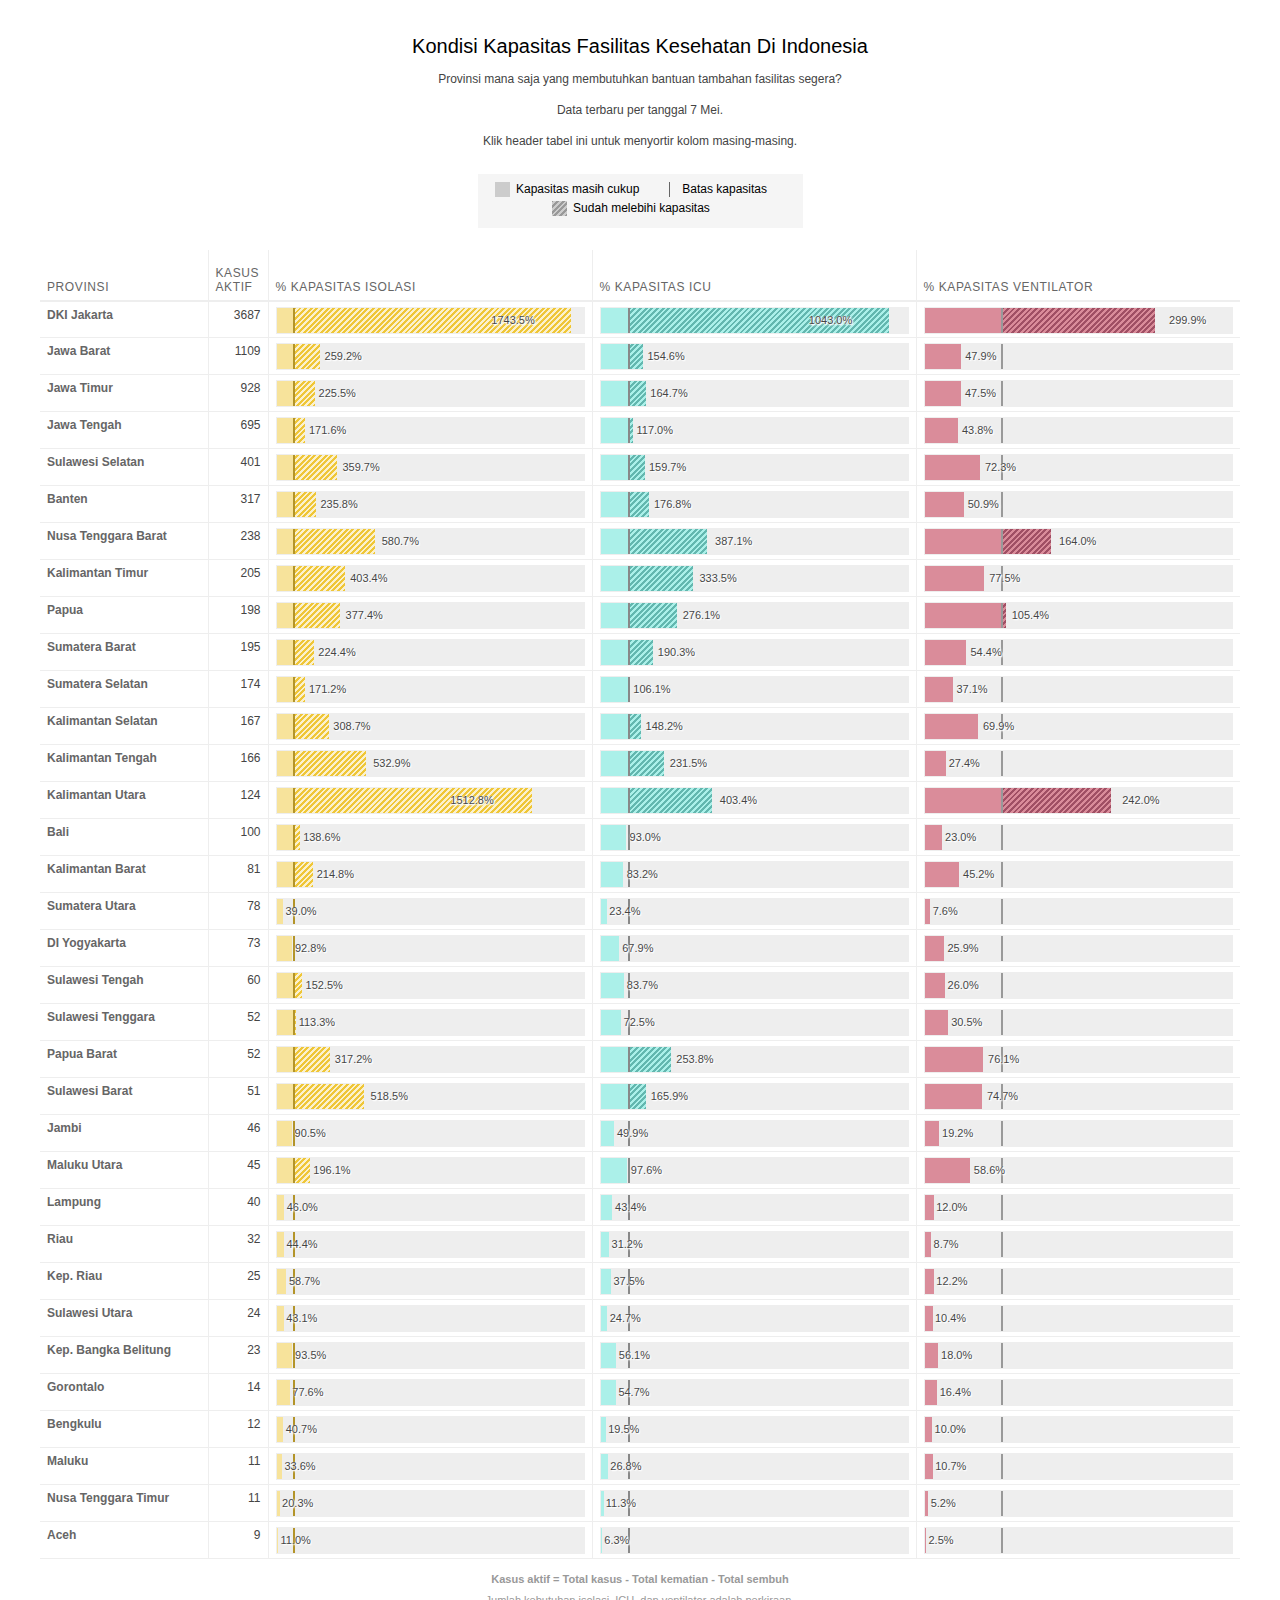
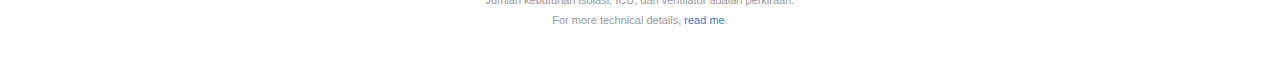
<file: index.html>
<!doctype html>
<html lang="en">

<head>
    <meta charset="utf-8">
    <title>covid-provinces-20200511</title>
    <meta name="viewport" content="width=device-width">
    <meta name="robots" content="noindex" />
    <base target="_blank">
    <link rel="stylesheet" href="./graphic.css">
</head>
<body>

    
<h1>Kondisi Kapasitas Fasilitas Kesehatan Di<span class="widont">&nbsp;</span>Indonesia</h1>



<h2><p>Provinsi mana saja yang membutuhkan bantuan tambahan fasilitas<span class="widont">&nbsp;</span>segera?</p><p>Data terbaru per tanggal 7 Mei.<p>Klik header tabel ini untuk menyortir kolom<span class="widont">&nbsp;</span>masing-masing.</p></h2>





<div class="graphic" id="table-graphic">
    <div class="key-wrapper">
        <ul class="key">
            <li class="key-item bare"><b style="background: #ccc"></b><label>Kapasitas masih cukup</li>
            <li class="key-item bare"><b style="background: #666; width: 1.5px; margin-left: 7.5px;"></b><label>Batas kapasitas</li>
            <li class="key-item striped"><b style="background: repeating-linear-gradient(-45deg, #999, #999 2px, #ccc 2px, #ccc 4px);"></b><label>Sudah melebihi kapasitas</li>
        </ul>
    </div>
  <table id="state-table" role="table">
    <thead role="rowgroup">
      <tr role="row">
        <th role="columnheader">
          <div class="sorter"><div class="icon"></div></div>
          <div class="header">Provinsi</div>
        </th>
        <th role="columnheader" class="amt kasus">
          <div class="sorter"><div class="icon"></div></div>
          <div class="header">Kasus Aktif</div>
        </th>
        <th class="amt" role="columnheader">
          <div class="sorter"><div class="icon"></div></div>
          <div class="header">% Kapasitas Isolasi</div>
        </th>
        <th class="amt" role="columnheader">
          <div class="sorter"><div class="icon"></div></div>
          <div class="header">% Kapasitas ICU</div>
        </th>
        <th class="amt" role="columnheader">
          <div class="sorter"><div class="icon"></div></div>
          <div class="header">% Kapasitas Ventilator</div>
        </th>
      </tr>
    </thead>

    
    <tr class="state" role="row">
      <td role="cell" data-title="Provinsi" class="provinsi">DKI Jakarta</td>
      <td role="cell" class="amt kasus" data-title="Kasus Aktif">3687</td>
      <td role="cell" data-title="% Kapasitas Isolasi" class="amt isolasi">
        <div class="bar-wrapper">
          
          <span class="bar" aria-hidden="true" style="width: 95.89058138%"></span>
          
          <span class="bar gap" aria-hidden="true" style="left: 5.5%; width: 90.39058138%"></span>
          
          <span class="marker" aria-hidden="true" style="left: 5.5%"></span>
        </div>
        
          <span class="value shadow" style="left:65.89058138%">1743.5%</span>
        
          <span class="value" style="left:65.89058138%">1743.5%</span>
        
      </td>

<td role="cell" data-title="% Kapasitas ICU" class="amt icu">
        <div class="bar-wrapper">
          
          <span class="bar" aria-hidden="true" style="width: 93.87422613%"></span>
          
          <span class="bar gap" aria-hidden="true" style="left: 9%; width: 84.87422613%"></span>
          
          <span class="marker" aria-hidden="true" style="left: 9%"></span>
        </div>
        
          <span class="value shadow" style="left:63.87422613%">1043.0%</span>
        
          <span class="value" style="left:63.87422613%">1043.0%</span>
        
      </td>      <td role="cell" data-title="% Kapasitas ICU" class="amt ven">
        <div class="bar-wrapper">
          
          <span class="bar" aria-hidden="true" style="width: 74.969%"></span>
          
          <span class="bar gap" aria-hidden="true" style="left: 25%; width: 49.968999999999994%"></span>
          
          <span class="marker" aria-hidden="true" style="left: 25%"></span>
        </div>
        
          <span class="value shadow" style="left:74.969%">299.9%</span>
        
          <span class="value" style="left:74.969%">299.9%</span>
        
      </td> 
    </tr>
  
    <tr class="state" role="row">
      <td role="cell" data-title="Provinsi" class="provinsi">Jawa Barat</td>
      <td role="cell" class="amt kasus" data-title="Kasus Aktif">1109</td>
      <td role="cell" data-title="% Kapasitas Isolasi" class="amt isolasi">
        <div class="bar-wrapper">
          
          <span class="bar" aria-hidden="true" style="width: 14.255536399499999%"></span>
          
          <span class="bar gap" aria-hidden="true" style="left: 5.5%; width: 8.755536399499999%"></span>
          
          <span class="marker" aria-hidden="true" style="left: 5.5%"></span>
        </div>
        
          <span class="value shadow" style="left:14.255536399499999%">259.2%</span>
        
          <span class="value" style="left:14.255536399499999%">259.2%</span>
        
      </td>

<td role="cell" data-title="% Kapasitas ICU" class="amt icu">
        <div class="bar-wrapper">
          
          <span class="bar" aria-hidden="true" style="width: 13.916365713000001%"></span>
          
          <span class="bar gap" aria-hidden="true" style="left: 9%; width: 4.916365713000001%"></span>
          
          <span class="marker" aria-hidden="true" style="left: 9%"></span>
        </div>
        
          <span class="value shadow" style="left:13.916365713000001%">154.6%</span>
        
          <span class="value" style="left:13.916365713000001%">154.6%</span>
        
      </td>      <td role="cell" data-title="% Kapasitas ICU" class="amt ven">
        <div class="bar-wrapper">
          
          <span class="bar" aria-hidden="true" style="width: 11.9821107%"></span>
          
          <span class="marker" aria-hidden="true" style="left: 25%"></span>
        </div>
        
          <span class="value shadow" style="left:11.9821107%">47.9%</span>
        
          <span class="value" style="left:11.9821107%">47.9%</span>
        
      </td> 
    </tr>
  
    <tr class="state" role="row">
      <td role="cell" data-title="Provinsi" class="provinsi">Jawa Timur</td>
      <td role="cell" class="amt kasus" data-title="Kasus Aktif">928</td>
      <td role="cell" data-title="% Kapasitas Isolasi" class="amt isolasi">
        <div class="bar-wrapper">
          
          <span class="bar" aria-hidden="true" style="width: 12.4041434275%"></span>
          
          <span class="bar gap" aria-hidden="true" style="left: 5.5%; width: 6.904143427499998%"></span>
          
          <span class="marker" aria-hidden="true" style="left: 5.5%"></span>
        </div>
        
          <span class="value shadow" style="left:12.4041434275%">225.5%</span>
        
          <span class="value" style="left:12.4041434275%">225.5%</span>
        
      </td>

<td role="cell" data-title="% Kapasitas ICU" class="amt icu">
        <div class="bar-wrapper">
          
          <span class="bar" aria-hidden="true" style="width: 14.821003637999999%"></span>
          
          <span class="bar gap" aria-hidden="true" style="left: 9%; width: 5.8210036380000005%"></span>
          
          <span class="marker" aria-hidden="true" style="left: 9%"></span>
        </div>
        
          <span class="value shadow" style="left:14.821003637999999%">164.7%</span>
        
          <span class="value" style="left:14.821003637999999%">164.7%</span>
        
      </td>      <td role="cell" data-title="% Kapasitas ICU" class="amt ven">
        <div class="bar-wrapper">
          
          <span class="bar" aria-hidden="true" style="width: 11.865432315%"></span>
          
          <span class="marker" aria-hidden="true" style="left: 25%"></span>
        </div>
        
          <span class="value shadow" style="left:11.865432315%">47.5%</span>
        
          <span class="value" style="left:11.865432315%">47.5%</span>
        
      </td> 
    </tr>
  
    <tr class="state" role="row">
      <td role="cell" data-title="Provinsi" class="provinsi">Jawa Tengah</td>
      <td role="cell" class="amt kasus" data-title="Kasus Aktif">695</td>
      <td role="cell" data-title="% Kapasitas Isolasi" class="amt isolasi">
        <div class="bar-wrapper">
          
          <span class="bar" aria-hidden="true" style="width: 9.4401821855%"></span>
          
          <span class="bar gap" aria-hidden="true" style="left: 5.5%; width: 3.9401821854999994%"></span>
          
          <span class="marker" aria-hidden="true" style="left: 5.5%"></span>
        </div>
        
          <span class="value shadow" style="left:9.4401821855%">171.6%</span>
        
          <span class="value" style="left:9.4401821855%">171.6%</span>
        
      </td>

<td role="cell" data-title="% Kapasitas ICU" class="amt icu">
        <div class="bar-wrapper">
          
          <span class="bar" aria-hidden="true" style="width: 10.525655169%"></span>
          
          <span class="bar gap" aria-hidden="true" style="left: 9%; width: 1.5256551690000009%"></span>
          
          <span class="marker" aria-hidden="true" style="left: 9%"></span>
        </div>
        
          <span class="value shadow" style="left:10.525655169%">117.0%</span>
        
          <span class="value" style="left:10.525655169%">117.0%</span>
        
      </td>      <td role="cell" data-title="% Kapasitas ICU" class="amt ven">
        <div class="bar-wrapper">
          
          <span class="bar" aria-hidden="true" style="width: 10.9406451625%"></span>
          
          <span class="marker" aria-hidden="true" style="left: 25%"></span>
        </div>
        
          <span class="value shadow" style="left:10.9406451625%">43.8%</span>
        
          <span class="value" style="left:10.9406451625%">43.8%</span>
        
      </td> 
    </tr>
  
    <tr class="state" role="row">
      <td role="cell" data-title="Provinsi" class="provinsi">Sulawesi Selatan</td>
      <td role="cell" class="amt kasus" data-title="Kasus Aktif">401</td>
      <td role="cell" data-title="% Kapasitas Isolasi" class="amt isolasi">
        <div class="bar-wrapper">
          
          <span class="bar" aria-hidden="true" style="width: 19.784632351%"></span>
          
          <span class="bar gap" aria-hidden="true" style="left: 5.5%; width: 14.284632351%"></span>
          
          <span class="marker" aria-hidden="true" style="left: 5.5%"></span>
        </div>
        
          <span class="value shadow" style="left:19.784632351%">359.7%</span>
        
          <span class="value" style="left:19.784632351%">359.7%</span>
        
      </td>

<td role="cell" data-title="% Kapasitas ICU" class="amt icu">
        <div class="bar-wrapper">
          
          <span class="bar" aria-hidden="true" style="width: 14.377077549%"></span>
          
          <span class="bar gap" aria-hidden="true" style="left: 9%; width: 5.377077548999999%"></span>
          
          <span class="marker" aria-hidden="true" style="left: 9%"></span>
        </div>
        
          <span class="value shadow" style="left:14.377077549%">159.7%</span>
        
          <span class="value" style="left:14.377077549%">159.7%</span>
        
      </td>      <td role="cell" data-title="% Kapasitas ICU" class="amt ven">
        <div class="bar-wrapper">
          
          <span class="bar" aria-hidden="true" style="width: 18.0635076925%"></span>
          
          <span class="marker" aria-hidden="true" style="left: 25%"></span>
        </div>
        
          <span class="value shadow" style="left:18.0635076925%">72.3%</span>
        
          <span class="value" style="left:18.0635076925%">72.3%</span>
        
      </td> 
    </tr>
  
    <tr class="state" role="row">
      <td role="cell" data-title="Provinsi" class="provinsi">Banten</td>
      <td role="cell" class="amt kasus" data-title="Kasus Aktif">317</td>
      <td role="cell" data-title="% Kapasitas Isolasi" class="amt isolasi">
        <div class="bar-wrapper">
          
          <span class="bar" aria-hidden="true" style="width: 12.969939026%"></span>
          
          <span class="bar gap" aria-hidden="true" style="left: 5.5%; width: 7.4699390260000005%"></span>
          
          <span class="marker" aria-hidden="true" style="left: 5.5%"></span>
        </div>
        
          <span class="value shadow" style="left:12.969939026%">235.8%</span>
        
          <span class="value" style="left:12.969939026%">235.8%</span>
        
      </td>

<td role="cell" data-title="% Kapasitas ICU" class="amt icu">
        <div class="bar-wrapper">
          
          <span class="bar" aria-hidden="true" style="width: 15.911588573999998%"></span>
          
          <span class="bar gap" aria-hidden="true" style="left: 9%; width: 6.911588574%"></span>
          
          <span class="marker" aria-hidden="true" style="left: 9%"></span>
        </div>
        
          <span class="value shadow" style="left:15.911588573999998%">176.8%</span>
        
          <span class="value" style="left:15.911588573999998%">176.8%</span>
        
      </td>      <td role="cell" data-title="% Kapasitas ICU" class="amt ven">
        <div class="bar-wrapper">
          
          <span class="bar" aria-hidden="true" style="width: 12.714739725%"></span>
          
          <span class="marker" aria-hidden="true" style="left: 25%"></span>
        </div>
        
          <span class="value shadow" style="left:12.714739725%">50.9%</span>
        
          <span class="value" style="left:12.714739725%">50.9%</span>
        
      </td> 
    </tr>
  
    <tr class="state" role="row">
      <td role="cell" data-title="Provinsi" class="provinsi">Nusa Tenggara Barat</td>
      <td role="cell" class="amt kasus" data-title="Kasus Aktif">238</td>
      <td role="cell" data-title="% Kapasitas Isolasi" class="amt isolasi">
        <div class="bar-wrapper">
          
          <span class="bar" aria-hidden="true" style="width: 31.939600000000002%"></span>
          
          <span class="bar gap" aria-hidden="true" style="left: 5.5%; width: 26.4396%"></span>
          
          <span class="marker" aria-hidden="true" style="left: 5.5%"></span>
        </div>
        
          <span class="value shadow" style="left:31.939600000000002%">580.7%</span>
        
          <span class="value" style="left:31.939600000000002%">580.7%</span>
        
      </td>

<td role="cell" data-title="% Kapasitas ICU" class="amt icu">
        <div class="bar-wrapper">
          
          <span class="bar" aria-hidden="true" style="width: 34.84320000299999%"></span>
          
          <span class="bar gap" aria-hidden="true" style="left: 9%; width: 25.843200002999996%"></span>
          
          <span class="marker" aria-hidden="true" style="left: 9%"></span>
        </div>
        
          <span class="value shadow" style="left:34.84320000299999%">387.1%</span>
        
          <span class="value" style="left:34.84320000299999%">387.1%</span>
        
      </td>      <td role="cell" data-title="% Kapasitas ICU" class="amt ven">
        <div class="bar-wrapper">
          
          <span class="bar" aria-hidden="true" style="width: 40.992%"></span>
          
          <span class="bar gap" aria-hidden="true" style="left: 25%; width: 15.992%"></span>
          
          <span class="marker" aria-hidden="true" style="left: 25%"></span>
        </div>
        
          <span class="value shadow" style="left:40.992%">164.0%</span>
        
          <span class="value" style="left:40.992%">164.0%</span>
        
      </td> 
    </tr>
  
    <tr class="state" role="row">
      <td role="cell" data-title="Provinsi" class="provinsi">Kalimantan Timur</td>
      <td role="cell" class="amt kasus" data-title="Kasus Aktif">205</td>
      <td role="cell" data-title="% Kapasitas Isolasi" class="amt isolasi">
        <div class="bar-wrapper">
          
          <span class="bar" aria-hidden="true" style="width: 22.186290323999998%"></span>
          
          <span class="bar gap" aria-hidden="true" style="left: 5.5%; width: 16.686290323999998%"></span>
          
          <span class="marker" aria-hidden="true" style="left: 5.5%"></span>
        </div>
        
          <span class="value shadow" style="left:22.186290323999998%">403.4%</span>
        
          <span class="value" style="left:22.186290323999998%">403.4%</span>
        
      </td>

<td role="cell" data-title="% Kapasitas ICU" class="amt icu">
        <div class="bar-wrapper">
          
          <span class="bar" aria-hidden="true" style="width: 30.012000003%"></span>
          
          <span class="bar gap" aria-hidden="true" style="left: 9%; width: 21.012000002999997%"></span>
          
          <span class="marker" aria-hidden="true" style="left: 9%"></span>
        </div>
        
          <span class="value shadow" style="left:30.012000003%">333.5%</span>
        
          <span class="value" style="left:30.012000003%">333.5%</span>
        
      </td>      <td role="cell" data-title="% Kapasitas ICU" class="amt ven">
        <div class="bar-wrapper">
          
          <span class="bar" aria-hidden="true" style="width: 19.362580644999998%"></span>
          
          <span class="marker" aria-hidden="true" style="left: 25%"></span>
        </div>
        
          <span class="value shadow" style="left:19.362580644999998%">77.5%</span>
        
          <span class="value" style="left:19.362580644999998%">77.5%</span>
        
      </td> 
    </tr>
  
    <tr class="state" role="row">
      <td role="cell" data-title="Provinsi" class="provinsi">Papua</td>
      <td role="cell" class="amt kasus" data-title="Kasus Aktif">198</td>
      <td role="cell" data-title="% Kapasitas Isolasi" class="amt isolasi">
        <div class="bar-wrapper">
          
          <span class="bar" aria-hidden="true" style="width: 20.7590625%"></span>
          
          <span class="bar gap" aria-hidden="true" style="left: 5.5%; width: 15.2590625%"></span>
          
          <span class="marker" aria-hidden="true" style="left: 5.5%"></span>
        </div>
        
          <span class="value shadow" style="left:20.7590625%">377.4%</span>
        
          <span class="value" style="left:20.7590625%">377.4%</span>
        
      </td>

<td role="cell" data-title="% Kapasitas ICU" class="amt icu">
        <div class="bar-wrapper">
          
          <span class="bar" aria-hidden="true" style="width: 24.846171425999998%"></span>
          
          <span class="bar gap" aria-hidden="true" style="left: 9%; width: 15.846171426%"></span>
          
          <span class="marker" aria-hidden="true" style="left: 9%"></span>
        </div>
        
          <span class="value shadow" style="left:24.846171425999998%">276.1%</span>
        
          <span class="value" style="left:24.846171425999998%">276.1%</span>
        
      </td>      <td role="cell" data-title="% Kapasitas ICU" class="amt ven">
        <div class="bar-wrapper">
          
          <span class="bar" aria-hidden="true" style="width: 26.351999999999997%"></span>
          
          <span class="bar gap" aria-hidden="true" style="left: 25%; width: 1.3519999999999976%"></span>
          
          <span class="marker" aria-hidden="true" style="left: 25%"></span>
        </div>
        
          <span class="value shadow" style="left:26.351999999999997%">105.4%</span>
        
          <span class="value" style="left:26.351999999999997%">105.4%</span>
        
      </td> 
    </tr>
  
    <tr class="state" role="row">
      <td role="cell" data-title="Provinsi" class="provinsi">Sumatera Barat</td>
      <td role="cell" class="amt kasus" data-title="Kasus Aktif">195</td>
      <td role="cell" data-title="% Kapasitas Isolasi" class="amt isolasi">
        <div class="bar-wrapper">
          
          <span class="bar" aria-hidden="true" style="width: 12.343867926500002%"></span>
          
          <span class="bar gap" aria-hidden="true" style="left: 5.5%; width: 6.843867926500001%"></span>
          
          <span class="marker" aria-hidden="true" style="left: 5.5%"></span>
        </div>
        
          <span class="value shadow" style="left:12.343867926500002%">224.4%</span>
        
          <span class="value" style="left:12.343867926500002%">224.4%</span>
        
      </td>

<td role="cell" data-title="% Kapasitas ICU" class="amt icu">
        <div class="bar-wrapper">
          
          <span class="bar" aria-hidden="true" style="width: 17.1288%"></span>
          
          <span class="bar gap" aria-hidden="true" style="left: 9%; width: 8.128799999999998%"></span>
          
          <span class="marker" aria-hidden="true" style="left: 9%"></span>
        </div>
        
          <span class="value shadow" style="left:17.1288%">190.3%</span>
        
          <span class="value" style="left:17.1288%">190.3%</span>
        
      </td>      <td role="cell" data-title="% Kapasitas ICU" class="amt ven">
        <div class="bar-wrapper">
          
          <span class="bar" aria-hidden="true" style="width: 13.594285715000002%"></span>
          
          <span class="marker" aria-hidden="true" style="left: 25%"></span>
        </div>
        
          <span class="value shadow" style="left:13.594285715000002%">54.4%</span>
        
          <span class="value" style="left:13.594285715000002%">54.4%</span>
        
      </td> 
    </tr>
  
    <tr class="state" role="row">
      <td role="cell" data-title="Provinsi" class="provinsi">Sumatera Selatan</td>
      <td role="cell" class="amt kasus" data-title="Kasus Aktif">174</td>
      <td role="cell" data-title="% Kapasitas Isolasi" class="amt isolasi">
        <div class="bar-wrapper">
          
          <span class="bar" aria-hidden="true" style="width: 9.415645162%"></span>
          
          <span class="bar gap" aria-hidden="true" style="left: 5.5%; width: 3.9156451620000006%"></span>
          
          <span class="marker" aria-hidden="true" style="left: 5.5%"></span>
        </div>
        
          <span class="value shadow" style="left:9.415645162%">171.2%</span>
        
          <span class="value" style="left:9.415645162%">171.2%</span>
        
      </td>

<td role="cell" data-title="% Kapasitas ICU" class="amt icu">
        <div class="bar-wrapper">
          
          <span class="bar" aria-hidden="true" style="width: 9.552599999999998%"></span>
          
          <span class="bar gap" aria-hidden="true" style="left: 9%; width: 0.5525999999999991%"></span>
          
          <span class="marker" aria-hidden="true" style="left: 9%"></span>
        </div>
        
          <span class="value shadow" style="left:9.552599999999998%">106.1%</span>
        
          <span class="value" style="left:9.552599999999998%">106.1%</span>
        
      </td>      <td role="cell" data-title="% Kapasitas ICU" class="amt ven">
        <div class="bar-wrapper">
          
          <span class="bar" aria-hidden="true" style="width: 9.2631272725%"></span>
          
          <span class="marker" aria-hidden="true" style="left: 25%"></span>
        </div>
        
          <span class="value shadow" style="left:9.2631272725%">37.1%</span>
        
          <span class="value" style="left:9.2631272725%">37.1%</span>
        
      </td> 
    </tr>
  
    <tr class="state" role="row">
      <td role="cell" data-title="Provinsi" class="provinsi">Kalimantan Selatan</td>
      <td role="cell" class="amt kasus" data-title="Kasus Aktif">167</td>
      <td role="cell" data-title="% Kapasitas Isolasi" class="amt isolasi">
        <div class="bar-wrapper">
          
          <span class="bar" aria-hidden="true" style="width: 16.978333333499997%"></span>
          
          <span class="bar gap" aria-hidden="true" style="left: 5.5%; width: 11.478333333499998%"></span>
          
          <span class="marker" aria-hidden="true" style="left: 5.5%"></span>
        </div>
        
          <span class="value shadow" style="left:16.978333333499997%">308.7%</span>
        
          <span class="value" style="left:16.978333333499997%">308.7%</span>
        
      </td>

<td role="cell" data-title="% Kapasitas ICU" class="amt icu">
        <div class="bar-wrapper">
          
          <span class="bar" aria-hidden="true" style="width: 13.335709094999999%"></span>
          
          <span class="bar gap" aria-hidden="true" style="left: 9%; width: 4.3357090949999995%"></span>
          
          <span class="marker" aria-hidden="true" style="left: 9%"></span>
        </div>
        
          <span class="value shadow" style="left:13.335709094999999%">148.2%</span>
        
          <span class="value" style="left:13.335709094999999%">148.2%</span>
        
      </td>      <td role="cell" data-title="% Kapasitas ICU" class="amt ven">
        <div class="bar-wrapper">
          
          <span class="bar" aria-hidden="true" style="width: 17.4634285725%"></span>
          
          <span class="marker" aria-hidden="true" style="left: 25%"></span>
        </div>
        
          <span class="value shadow" style="left:17.4634285725%">69.9%</span>
        
          <span class="value" style="left:17.4634285725%">69.9%</span>
        
      </td> 
    </tr>
  
    <tr class="state" role="row">
      <td role="cell" data-title="Provinsi" class="provinsi">Kalimantan Tengah</td>
      <td role="cell" class="amt kasus" data-title="Kasus Aktif">166</td>
      <td role="cell" data-title="% Kapasitas Isolasi" class="amt isolasi">
        <div class="bar-wrapper">
          
          <span class="bar" aria-hidden="true" style="width: 29.312105262%"></span>
          
          <span class="bar gap" aria-hidden="true" style="left: 5.5%; width: 23.812105262%"></span>
          
          <span class="marker" aria-hidden="true" style="left: 5.5%"></span>
        </div>
        
          <span class="value shadow" style="left:29.312105262%">532.9%</span>
        
          <span class="value" style="left:29.312105262%">532.9%</span>
        
      </td>

<td role="cell" data-title="% Kapasitas ICU" class="amt icu">
        <div class="bar-wrapper">
          
          <span class="bar" aria-hidden="true" style="width: 20.830628574000002%"></span>
          
          <span class="bar gap" aria-hidden="true" style="left: 9%; width: 11.830628574%"></span>
          
          <span class="marker" aria-hidden="true" style="left: 9%"></span>
        </div>
        
          <span class="value shadow" style="left:20.830628574000002%">231.5%</span>
        
          <span class="value" style="left:20.830628574000002%">231.5%</span>
        
      </td>      <td role="cell" data-title="% Kapasitas ICU" class="amt ven">
        <div class="bar-wrapper">
          
          <span class="bar" aria-hidden="true" style="width: 6.845746480000001%"></span>
          
          <span class="marker" aria-hidden="true" style="left: 25%"></span>
        </div>
        
          <span class="value shadow" style="left:6.845746480000001%">27.4%</span>
        
          <span class="value" style="left:6.845746480000001%">27.4%</span>
        
      </td> 
    </tr>
  
    <tr class="state" role="row">
      <td role="cell" data-title="Provinsi" class="provinsi">Kalimantan Utara</td>
      <td role="cell" class="amt kasus" data-title="Kasus Aktif">124</td>
      <td role="cell" data-title="% Kapasitas Isolasi" class="amt isolasi">
        <div class="bar-wrapper">
          
          <span class="bar" aria-hidden="true" style="width: 83.204%"></span>
          
          <span class="bar gap" aria-hidden="true" style="left: 5.5%; width: 77.704%"></span>
          
          <span class="marker" aria-hidden="true" style="left: 5.5%"></span>
        </div>
        
          <span class="value shadow" style="left:53.20399999999999%">1512.8%</span>
        
          <span class="value" style="left:53.20399999999999%">1512.8%</span>
        
      </td>

<td role="cell" data-title="% Kapasitas ICU" class="amt icu">
        <div class="bar-wrapper">
          
          <span class="bar" aria-hidden="true" style="width: 36.307199997%"></span>
          
          <span class="bar gap" aria-hidden="true" style="left: 9%; width: 27.307199996999998%"></span>
          
          <span class="marker" aria-hidden="true" style="left: 9%"></span>
        </div>
        
          <span class="value shadow" style="left:36.307199997%">403.4%</span>
        
          <span class="value" style="left:36.307199997%">403.4%</span>
        
      </td>      <td role="cell" data-title="% Kapasitas ICU" class="amt ven">
        <div class="bar-wrapper">
          
          <span class="bar" aria-hidden="true" style="width: 60.512%"></span>
          
          <span class="bar gap" aria-hidden="true" style="left: 25%; width: 35.512%"></span>
          
          <span class="marker" aria-hidden="true" style="left: 25%"></span>
        </div>
        
          <span class="value shadow" style="left:60.512%">242.0%</span>
        
          <span class="value" style="left:60.512%">242.0%</span>
        
      </td> 
    </tr>
  
    <tr class="state" role="row">
      <td role="cell" data-title="Provinsi" class="provinsi">Bali</td>
      <td role="cell" class="amt kasus" data-title="Kasus Aktif">100</td>
      <td role="cell" data-title="% Kapasitas Isolasi" class="amt isolasi">
        <div class="bar-wrapper">
          
          <span class="bar" aria-hidden="true" style="width: 7.624999998000001%"></span>
          
          <span class="bar gap" aria-hidden="true" style="left: 5.5%; width: 2.1249999980000003%"></span>
          
          <span class="marker" aria-hidden="true" style="left: 5.5%"></span>
        </div>
        
          <span class="value shadow" style="left:7.624999998000001%">138.6%</span>
        
          <span class="value" style="left:7.624999998000001%">138.6%</span>
        
      </td>

<td role="cell" data-title="% Kapasitas ICU" class="amt icu">
        <div class="bar-wrapper">
          
          <span class="bar" aria-hidden="true" style="width: 8.365714285500001%"></span>
          
          <span class="marker" aria-hidden="true" style="left: 9%"></span>
        </div>
        
          <span class="value shadow" style="left:8.365714285500001%">93.0%</span>
        
          <span class="value" style="left:8.365714285500001%">93.0%</span>
        
      </td>      <td role="cell" data-title="% Kapasitas ICU" class="amt ven">
        <div class="bar-wrapper">
          
          <span class="bar" aria-hidden="true" style="width: 5.74117647%"></span>
          
          <span class="marker" aria-hidden="true" style="left: 25%"></span>
        </div>
        
          <span class="value shadow" style="left:5.74117647%">23.0%</span>
        
          <span class="value" style="left:5.74117647%">23.0%</span>
        
      </td> 
    </tr>
  
    <tr class="state" role="row">
      <td role="cell" data-title="Provinsi" class="provinsi">Kalimantan Barat</td>
      <td role="cell" class="amt kasus" data-title="Kasus Aktif">81</td>
      <td role="cell" data-title="% Kapasitas Isolasi" class="amt isolasi">
        <div class="bar-wrapper">
          
          <span class="bar" aria-hidden="true" style="width: 11.815434785%"></span>
          
          <span class="bar gap" aria-hidden="true" style="left: 5.5%; width: 6.315434785000001%"></span>
          
          <span class="marker" aria-hidden="true" style="left: 5.5%"></span>
        </div>
        
          <span class="value shadow" style="left:11.815434785%">214.8%</span>
        
          <span class="value" style="left:11.815434785%">214.8%</span>
        
      </td>

<td role="cell" data-title="% Kapasitas ICU" class="amt icu">
        <div class="bar-wrapper">
          
          <span class="bar" aria-hidden="true" style="width: 7.4895157898999996%"></span>
          
          <span class="marker" aria-hidden="true" style="left: 9%"></span>
        </div>
        
          <span class="value shadow" style="left:7.4895157898999996%">83.2%</span>
        
          <span class="value" style="left:7.4895157898999996%">83.2%</span>
        
      </td>      <td role="cell" data-title="% Kapasitas ICU" class="amt ven">
        <div class="bar-wrapper">
          
          <span class="bar" aria-hidden="true" style="width: 11.293714285%"></span>
          
          <span class="marker" aria-hidden="true" style="left: 25%"></span>
        </div>
        
          <span class="value shadow" style="left:11.293714285%">45.2%</span>
        
          <span class="value" style="left:11.293714285%">45.2%</span>
        
      </td> 
    </tr>
  
    <tr class="state" role="row">
      <td role="cell" data-title="Provinsi" class="provinsi">Sumatera Utara</td>
      <td role="cell" class="amt kasus" data-title="Kasus Aktif">78</td>
      <td role="cell" data-title="% Kapasitas Isolasi" class="amt isolasi">
        <div class="bar-wrapper">
          
          <span class="bar" aria-hidden="true" style="width: 2.145%"></span>
          
          <span class="marker" aria-hidden="true" style="left: 5.5%"></span>
        </div>
        
          <span class="value shadow" style="left:2.145%">39.0%</span>
        
          <span class="value" style="left:2.145%">39.0%</span>
        
      </td>

<td role="cell" data-title="% Kapasitas ICU" class="amt icu">
        <div class="bar-wrapper">
          
          <span class="bar" aria-hidden="true" style="width: 2.10816%"></span>
          
          <span class="marker" aria-hidden="true" style="left: 9%"></span>
        </div>
        
          <span class="value shadow" style="left:2.10816%">23.4%</span>
        
          <span class="value" style="left:2.10816%">23.4%</span>
        
      </td>      <td role="cell" data-title="% Kapasitas ICU" class="amt ven">
        <div class="bar-wrapper">
          
          <span class="bar" aria-hidden="true" style="width: 1.9032%"></span>
          
          <span class="marker" aria-hidden="true" style="left: 25%"></span>
        </div>
        
          <span class="value shadow" style="left:1.9032%">7.6%</span>
        
          <span class="value" style="left:1.9032%">7.6%</span>
        
      </td> 
    </tr>
  
    <tr class="state" role="row">
      <td role="cell" data-title="Provinsi" class="provinsi">DI Yogyakarta</td>
      <td role="cell" class="amt kasus" data-title="Kasus Aktif">73</td>
      <td role="cell" data-title="% Kapasitas Isolasi" class="amt isolasi">
        <div class="bar-wrapper">
          
          <span class="bar" aria-hidden="true" style="width: 5.10239583315%"></span>
          
          <span class="marker" aria-hidden="true" style="left: 5.5%"></span>
        </div>
        
          <span class="value shadow" style="left:5.10239583315%">92.8%</span>
        
          <span class="value" style="left:5.10239583315%">92.8%</span>
        
      </td>

<td role="cell" data-title="% Kapasitas ICU" class="amt icu">
        <div class="bar-wrapper">
          
          <span class="bar" aria-hidden="true" style="width: 6.106971429000001%"></span>
          
          <span class="marker" aria-hidden="true" style="left: 9%"></span>
        </div>
        
          <span class="value shadow" style="left:6.106971429000001%">67.9%</span>
        
          <span class="value" style="left:6.106971429000001%">67.9%</span>
        
      </td>      <td role="cell" data-title="% Kapasitas ICU" class="amt ven">
        <div class="bar-wrapper">
          
          <span class="bar" aria-hidden="true" style="width: 6.477090909999999%"></span>
          
          <span class="marker" aria-hidden="true" style="left: 25%"></span>
        </div>
        
          <span class="value shadow" style="left:6.477090909999999%">25.9%</span>
        
          <span class="value" style="left:6.477090909999999%">25.9%</span>
        
      </td> 
    </tr>
  
    <tr class="state" role="row">
      <td role="cell" data-title="Provinsi" class="provinsi">Sulawesi Tengah</td>
      <td role="cell" class="amt kasus" data-title="Kasus Aktif">60</td>
      <td role="cell" data-title="% Kapasitas Isolasi" class="amt isolasi">
        <div class="bar-wrapper">
          
          <span class="bar" aria-hidden="true" style="width: 8.3875%"></span>
          
          <span class="bar gap" aria-hidden="true" style="left: 5.5%; width: 2.8874999999999997%"></span>
          
          <span class="marker" aria-hidden="true" style="left: 5.5%"></span>
        </div>
        
          <span class="value shadow" style="left:8.3875%">152.5%</span>
        
          <span class="value" style="left:8.3875%">152.5%</span>
        
      </td>

<td role="cell" data-title="% Kapasitas ICU" class="amt icu">
        <div class="bar-wrapper">
          
          <span class="bar" aria-hidden="true" style="width: 7.529142857399999%"></span>
          
          <span class="marker" aria-hidden="true" style="left: 9%"></span>
        </div>
        
          <span class="value shadow" style="left:7.529142857399999%">83.7%</span>
        
          <span class="value" style="left:7.529142857399999%">83.7%</span>
        
      </td>      <td role="cell" data-title="% Kapasitas ICU" class="amt ven">
        <div class="bar-wrapper">
          
          <span class="bar" aria-hidden="true" style="width: 6.506666667499999%"></span>
          
          <span class="marker" aria-hidden="true" style="left: 25%"></span>
        </div>
        
          <span class="value shadow" style="left:6.506666667499999%">26.0%</span>
        
          <span class="value" style="left:6.506666667499999%">26.0%</span>
        
      </td> 
    </tr>
  
    <tr class="state" role="row">
      <td role="cell" data-title="Provinsi" class="provinsi">Sulawesi Tenggara</td>
      <td role="cell" class="amt kasus" data-title="Kasus Aktif">52</td>
      <td role="cell" data-title="% Kapasitas Isolasi" class="amt isolasi">
        <div class="bar-wrapper">
          
          <span class="bar" aria-hidden="true" style="width: 6.2307142865000005%"></span>
          
          <span class="bar gap" aria-hidden="true" style="left: 5.5%; width: 0.7307142865000004%"></span>
          
          <span class="marker" aria-hidden="true" style="left: 5.5%"></span>
        </div>
        
          <span class="value shadow" style="left:6.2307142865000005%">113.3%</span>
        
          <span class="value" style="left:6.2307142865000005%">113.3%</span>
        
      </td>

<td role="cell" data-title="% Kapasitas ICU" class="amt icu">
        <div class="bar-wrapper">
          
          <span class="bar" aria-hidden="true" style="width: 6.5252571426%"></span>
          
          <span class="marker" aria-hidden="true" style="left: 9%"></span>
        </div>
        
          <span class="value shadow" style="left:6.5252571426%">72.5%</span>
        
          <span class="value" style="left:6.5252571426%">72.5%</span>
        
      </td>      <td role="cell" data-title="% Kapasitas ICU" class="amt ven">
        <div class="bar-wrapper">
          
          <span class="bar" aria-hidden="true" style="width: 7.6128%"></span>
          
          <span class="marker" aria-hidden="true" style="left: 25%"></span>
        </div>
        
          <span class="value shadow" style="left:7.6128%">30.5%</span>
        
          <span class="value" style="left:7.6128%">30.5%</span>
        
      </td> 
    </tr>
  
    <tr class="state" role="row">
      <td role="cell" data-title="Provinsi" class="provinsi">Papua Barat</td>
      <td role="cell" class="amt kasus" data-title="Kasus Aktif">52</td>
      <td role="cell" data-title="% Kapasitas Isolasi" class="amt isolasi">
        <div class="bar-wrapper">
          
          <span class="bar" aria-hidden="true" style="width: 17.445999999999998%"></span>
          
          <span class="bar gap" aria-hidden="true" style="left: 5.5%; width: 11.946000000000002%"></span>
          
          <span class="marker" aria-hidden="true" style="left: 5.5%"></span>
        </div>
        
          <span class="value shadow" style="left:17.445999999999998%">317.2%</span>
        
          <span class="value" style="left:17.445999999999998%">317.2%</span>
        
      </td>

<td role="cell" data-title="% Kapasitas ICU" class="amt icu">
        <div class="bar-wrapper">
          
          <span class="bar" aria-hidden="true" style="width: 22.8384%"></span>
          
          <span class="bar gap" aria-hidden="true" style="left: 9%; width: 13.838399999999998%"></span>
          
          <span class="marker" aria-hidden="true" style="left: 9%"></span>
        </div>
        
          <span class="value shadow" style="left:22.8384%">253.8%</span>
        
          <span class="value" style="left:22.8384%">253.8%</span>
        
      </td>      <td role="cell" data-title="% Kapasitas ICU" class="amt ven">
        <div class="bar-wrapper">
          
          <span class="bar" aria-hidden="true" style="width: 19.032%"></span>
          
          <span class="marker" aria-hidden="true" style="left: 25%"></span>
        </div>
        
          <span class="value shadow" style="left:19.032%">76.1%</span>
        
          <span class="value" style="left:19.032%">76.1%</span>
        
      </td> 
    </tr>
  
    <tr class="state" role="row">
      <td role="cell" data-title="Provinsi" class="provinsi">Sulawesi Barat</td>
      <td role="cell" class="amt kasus" data-title="Kasus Aktif">51</td>
      <td role="cell" data-title="% Kapasitas Isolasi" class="amt isolasi">
        <div class="bar-wrapper">
          
          <span class="bar" aria-hidden="true" style="width: 28.517500000000002%"></span>
          
          <span class="bar gap" aria-hidden="true" style="left: 5.5%; width: 23.0175%"></span>
          
          <span class="marker" aria-hidden="true" style="left: 5.5%"></span>
        </div>
        
          <span class="value shadow" style="left:28.517500000000002%">518.5%</span>
        
          <span class="value" style="left:28.517500000000002%">518.5%</span>
        
      </td>

<td role="cell" data-title="% Kapasitas ICU" class="amt icu">
        <div class="bar-wrapper">
          
          <span class="bar" aria-hidden="true" style="width: 14.932799999999999%"></span>
          
          <span class="bar gap" aria-hidden="true" style="left: 9%; width: 5.9328%"></span>
          
          <span class="marker" aria-hidden="true" style="left: 9%"></span>
        </div>
        
          <span class="value shadow" style="left:14.932799999999999%">165.9%</span>
        
          <span class="value" style="left:14.932799999999999%">165.9%</span>
        
      </td>      <td role="cell" data-title="% Kapasitas ICU" class="amt ven">
        <div class="bar-wrapper">
          
          <span class="bar" aria-hidden="true" style="width: 18.666%"></span>
          
          <span class="marker" aria-hidden="true" style="left: 25%"></span>
        </div>
        
          <span class="value shadow" style="left:18.666%">74.7%</span>
        
          <span class="value" style="left:18.666%">74.7%</span>
        
      </td> 
    </tr>
  
    <tr class="state" role="row">
      <td role="cell" data-title="Provinsi" class="provinsi">Jambi</td>
      <td role="cell" class="amt kasus" data-title="Kasus Aktif">46</td>
      <td role="cell" data-title="% Kapasitas Isolasi" class="amt isolasi">
        <div class="bar-wrapper">
          
          <span class="bar" aria-hidden="true" style="width: 4.978387096650001%"></span>
          
          <span class="marker" aria-hidden="true" style="left: 5.5%"></span>
        </div>
        
          <span class="value shadow" style="left:4.978387096650001%">90.5%</span>
        
          <span class="value" style="left:4.978387096650001%">90.5%</span>
        
      </td>

<td role="cell" data-title="% Kapasitas ICU" class="amt icu">
        <div class="bar-wrapper">
          
          <span class="bar" aria-hidden="true" style="width: 4.489599999599999%"></span>
          
          <span class="marker" aria-hidden="true" style="left: 9%"></span>
        </div>
        
          <span class="value shadow" style="left:4.489599999599999%">49.9%</span>
        
          <span class="value" style="left:4.489599999599999%">49.9%</span>
        
      </td>      <td role="cell" data-title="% Kapasitas ICU" class="amt ven">
        <div class="bar-wrapper">
          
          <span class="bar" aria-hidden="true" style="width: 4.810285715%"></span>
          
          <span class="marker" aria-hidden="true" style="left: 25%"></span>
        </div>
        
          <span class="value shadow" style="left:4.810285715%">19.2%</span>
        
          <span class="value" style="left:4.810285715%">19.2%</span>
        
      </td> 
    </tr>
  
    <tr class="state" role="row">
      <td role="cell" data-title="Provinsi" class="provinsi">Maluku Utara</td>
      <td role="cell" class="amt kasus" data-title="Kasus Aktif">45</td>
      <td role="cell" data-title="% Kapasitas Isolasi" class="amt isolasi">
        <div class="bar-wrapper">
          
          <span class="bar" aria-hidden="true" style="width: 10.783928572999999%"></span>
          
          <span class="bar gap" aria-hidden="true" style="left: 5.5%; width: 5.283928573%"></span>
          
          <span class="marker" aria-hidden="true" style="left: 5.5%"></span>
        </div>
        
          <span class="value shadow" style="left:10.783928572999999%">196.1%</span>
        
          <span class="value" style="left:10.783928572999999%">196.1%</span>
        
      </td>

<td role="cell" data-title="% Kapasitas ICU" class="amt icu">
        <div class="bar-wrapper">
          
          <span class="bar" aria-hidden="true" style="width: 8.783999999999999%"></span>
          
          <span class="marker" aria-hidden="true" style="left: 9%"></span>
        </div>
        
          <span class="value shadow" style="left:8.783999999999999%">97.6%</span>
        
          <span class="value" style="left:8.783999999999999%">97.6%</span>
        
      </td>      <td role="cell" data-title="% Kapasitas ICU" class="amt ven">
        <div class="bar-wrapper">
          
          <span class="bar" aria-hidden="true" style="width: 14.64%"></span>
          
          <span class="marker" aria-hidden="true" style="left: 25%"></span>
        </div>
        
          <span class="value shadow" style="left:14.64%">58.6%</span>
        
          <span class="value" style="left:14.64%">58.6%</span>
        
      </td> 
    </tr>
  
    <tr class="state" role="row">
      <td role="cell" data-title="Provinsi" class="provinsi">Lampung</td>
      <td role="cell" class="amt kasus" data-title="Kasus Aktif">40</td>
      <td role="cell" data-title="% Kapasitas Isolasi" class="amt isolasi">
        <div class="bar-wrapper">
          
          <span class="bar" aria-hidden="true" style="width: 2.53207547175%"></span>
          
          <span class="marker" aria-hidden="true" style="left: 5.5%"></span>
        </div>
        
          <span class="value shadow" style="left:2.53207547175%">46.0%</span>
        
          <span class="value" style="left:2.53207547175%">46.0%</span>
        
      </td>

<td role="cell" data-title="% Kapasitas ICU" class="amt icu">
        <div class="bar-wrapper">
          
          <span class="bar" aria-hidden="true" style="width: 3.9040000001999995%"></span>
          
          <span class="marker" aria-hidden="true" style="left: 9%"></span>
        </div>
        
          <span class="value shadow" style="left:3.9040000001999995%">43.4%</span>
        
          <span class="value" style="left:3.9040000001999995%">43.4%</span>
        
      </td>      <td role="cell" data-title="% Kapasitas ICU" class="amt ven">
        <div class="bar-wrapper">
          
          <span class="bar" aria-hidden="true" style="width: 3.0030769225%"></span>
          
          <span class="marker" aria-hidden="true" style="left: 25%"></span>
        </div>
        
          <span class="value shadow" style="left:3.0030769225%">12.0%</span>
        
          <span class="value" style="left:3.0030769225%">12.0%</span>
        
      </td> 
    </tr>
  
    <tr class="state" role="row">
      <td role="cell" data-title="Provinsi" class="provinsi">Riau</td>
      <td role="cell" class="amt kasus" data-title="Kasus Aktif">32</td>
      <td role="cell" data-title="% Kapasitas Isolasi" class="amt isolasi">
        <div class="bar-wrapper">
          
          <span class="bar" aria-hidden="true" style="width: 2.4399999998%"></span>
          
          <span class="marker" aria-hidden="true" style="left: 5.5%"></span>
        </div>
        
          <span class="value shadow" style="left:2.4399999998%">44.4%</span>
        
          <span class="value" style="left:2.4399999998%">44.4%</span>
        
      </td>

<td role="cell" data-title="% Kapasitas ICU" class="amt icu">
        <div class="bar-wrapper">
          
          <span class="bar" aria-hidden="true" style="width: 2.81088%"></span>
          
          <span class="marker" aria-hidden="true" style="left: 9%"></span>
        </div>
        
          <span class="value shadow" style="left:2.81088%">31.2%</span>
        
          <span class="value" style="left:2.81088%">31.2%</span>
        
      </td>      <td role="cell" data-title="% Kapasitas ICU" class="amt ven">
        <div class="bar-wrapper">
          
          <span class="bar" aria-hidden="true" style="width: 2.17897674425%"></span>
          
          <span class="marker" aria-hidden="true" style="left: 25%"></span>
        </div>
        
          <span class="value shadow" style="left:2.17897674425%">8.7%</span>
        
          <span class="value" style="left:2.17897674425%">8.7%</span>
        
      </td> 
    </tr>
  
    <tr class="state" role="row">
      <td role="cell" data-title="Provinsi" class="provinsi">Kep. Riau</td>
      <td role="cell" class="amt kasus" data-title="Kasus Aktif">25</td>
      <td role="cell" data-title="% Kapasitas Isolasi" class="amt isolasi">
        <div class="bar-wrapper">
          
          <span class="bar" aria-hidden="true" style="width: 3.22596153825%"></span>
          
          <span class="marker" aria-hidden="true" style="left: 5.5%"></span>
        </div>
        
          <span class="value shadow" style="left:3.22596153825%">58.7%</span>
        
          <span class="value" style="left:3.22596153825%">58.7%</span>
        
      </td>

<td role="cell" data-title="% Kapasitas ICU" class="amt icu">
        <div class="bar-wrapper">
          
          <span class="bar" aria-hidden="true" style="width: 3.3784615386%"></span>
          
          <span class="marker" aria-hidden="true" style="left: 9%"></span>
        </div>
        
          <span class="value shadow" style="left:3.3784615386%">37.5%</span>
        
          <span class="value" style="left:3.3784615386%">37.5%</span>
        
      </td>      <td role="cell" data-title="% Kapasitas ICU" class="amt ven">
        <div class="bar-wrapper">
          
          <span class="bar" aria-hidden="true" style="width: 3.05%"></span>
          
          <span class="marker" aria-hidden="true" style="left: 25%"></span>
        </div>
        
          <span class="value shadow" style="left:3.05%">12.2%</span>
        
          <span class="value" style="left:3.05%">12.2%</span>
        
      </td> 
    </tr>
  
    <tr class="state" role="row">
      <td role="cell" data-title="Provinsi" class="provinsi">Sulawesi Utara</td>
      <td role="cell" class="amt kasus" data-title="Kasus Aktif">24</td>
      <td role="cell" data-title="% Kapasitas Isolasi" class="amt isolasi">
        <div class="bar-wrapper">
          
          <span class="bar" aria-hidden="true" style="width: 2.36823529415%"></span>
          
          <span class="marker" aria-hidden="true" style="left: 5.5%"></span>
        </div>
        
          <span class="value shadow" style="left:2.36823529415%">43.1%</span>
        
          <span class="value" style="left:2.36823529415%">43.1%</span>
        
      </td>

<td role="cell" data-title="% Kapasitas ICU" class="amt icu">
        <div class="bar-wrapper">
          
          <span class="bar" aria-hidden="true" style="width: 2.2191157899%"></span>
          
          <span class="marker" aria-hidden="true" style="left: 9%"></span>
        </div>
        
          <span class="value shadow" style="left:2.2191157899%">24.7%</span>
        
          <span class="value" style="left:2.2191157899%">24.7%</span>
        
      </td>      <td role="cell" data-title="% Kapasitas ICU" class="amt ven">
        <div class="bar-wrapper">
          
          <span class="bar" aria-hidden="true" style="width: 2.6026666675%"></span>
          
          <span class="marker" aria-hidden="true" style="left: 25%"></span>
        </div>
        
          <span class="value shadow" style="left:2.6026666675%">10.4%</span>
        
          <span class="value" style="left:2.6026666675%">10.4%</span>
        
      </td> 
    </tr>
  
    <tr class="state" role="row">
      <td role="cell" data-title="Provinsi" class="provinsi">Kep. Bangka Belitung</td>
      <td role="cell" class="amt kasus" data-title="Kasus Aktif">23</td>
      <td role="cell" data-title="% Kapasitas Isolasi" class="amt isolasi">
        <div class="bar-wrapper">
          
          <span class="bar" aria-hidden="true" style="width: 5.1443333331500005%"></span>
          
          <span class="marker" aria-hidden="true" style="left: 5.5%"></span>
        </div>
        
          <span class="value shadow" style="left:5.1443333331500005%">93.5%</span>
        
          <span class="value" style="left:5.1443333331500005%">93.5%</span>
        
      </td>

<td role="cell" data-title="% Kapasitas ICU" class="amt icu">
        <div class="bar-wrapper">
          
          <span class="bar" aria-hidden="true" style="width: 5.050800000000001%"></span>
          
          <span class="marker" aria-hidden="true" style="left: 9%"></span>
        </div>
        
          <span class="value shadow" style="left:5.050800000000001%">56.1%</span>
        
          <span class="value" style="left:5.050800000000001%">56.1%</span>
        
      </td>      <td role="cell" data-title="% Kapasitas ICU" class="amt ven">
        <div class="bar-wrapper">
          
          <span class="bar" aria-hidden="true" style="width: 4.4896%"></span>
          
          <span class="marker" aria-hidden="true" style="left: 25%"></span>
        </div>
        
          <span class="value shadow" style="left:4.4896%">18.0%</span>
        
          <span class="value" style="left:4.4896%">18.0%</span>
        
      </td> 
    </tr>
  
    <tr class="state" role="row">
      <td role="cell" data-title="Provinsi" class="provinsi">Gorontalo</td>
      <td role="cell" class="amt kasus" data-title="Kasus Aktif">14</td>
      <td role="cell" data-title="% Kapasitas Isolasi" class="amt isolasi">
        <div class="bar-wrapper">
          
          <span class="bar" aria-hidden="true" style="width: 4.2700000002%"></span>
          
          <span class="marker" aria-hidden="true" style="left: 5.5%"></span>
        </div>
        
          <span class="value shadow" style="left:4.2700000002%">77.6%</span>
        
          <span class="value" style="left:4.2700000002%">77.6%</span>
        
      </td>

<td role="cell" data-title="% Kapasitas ICU" class="amt icu">
        <div class="bar-wrapper">
          
          <span class="bar" aria-hidden="true" style="width: 4.919040000000001%"></span>
          
          <span class="marker" aria-hidden="true" style="left: 9%"></span>
        </div>
        
          <span class="value shadow" style="left:4.919040000000001%">54.7%</span>
        
          <span class="value" style="left:4.919040000000001%">54.7%</span>
        
      </td>      <td role="cell" data-title="% Kapasitas ICU" class="amt ven">
        <div class="bar-wrapper">
          
          <span class="bar" aria-hidden="true" style="width: 4.0992%"></span>
          
          <span class="marker" aria-hidden="true" style="left: 25%"></span>
        </div>
        
          <span class="value shadow" style="left:4.0992%">16.4%</span>
        
          <span class="value" style="left:4.0992%">16.4%</span>
        
      </td> 
    </tr>
  
    <tr class="state" role="row">
      <td role="cell" data-title="Provinsi" class="provinsi">Bengkulu</td>
      <td role="cell" class="amt kasus" data-title="Kasus Aktif">12</td>
      <td role="cell" data-title="% Kapasitas Isolasi" class="amt isolasi">
        <div class="bar-wrapper">
          
          <span class="bar" aria-hidden="true" style="width: 2.2366666668499997%"></span>
          
          <span class="marker" aria-hidden="true" style="left: 5.5%"></span>
        </div>
        
          <span class="value shadow" style="left:2.2366666668499997%">40.7%</span>
        
          <span class="value" style="left:2.2366666668499997%">40.7%</span>
        
      </td>

<td role="cell" data-title="% Kapasitas ICU" class="amt icu">
        <div class="bar-wrapper">
          
          <span class="bar" aria-hidden="true" style="width: 1.7568%"></span>
          
          <span class="marker" aria-hidden="true" style="left: 9%"></span>
        </div>
        
          <span class="value shadow" style="left:1.7568%">19.5%</span>
        
          <span class="value" style="left:1.7568%">19.5%</span>
        
      </td>      <td role="cell" data-title="% Kapasitas ICU" class="amt ven">
        <div class="bar-wrapper">
          
          <span class="bar" aria-hidden="true" style="width: 2.509714285%"></span>
          
          <span class="marker" aria-hidden="true" style="left: 25%"></span>
        </div>
        
          <span class="value shadow" style="left:2.509714285%">10.0%</span>
        
          <span class="value" style="left:2.509714285%">10.0%</span>
        
      </td> 
    </tr>
  
    <tr class="state" role="row">
      <td role="cell" data-title="Provinsi" class="provinsi">Maluku</td>
      <td role="cell" class="amt kasus" data-title="Kasus Aktif">11</td>
      <td role="cell" data-title="% Kapasitas Isolasi" class="amt isolasi">
        <div class="bar-wrapper">
          
          <span class="bar" aria-hidden="true" style="width: 1.8452500000000003%"></span>
          
          <span class="marker" aria-hidden="true" style="left: 5.5%"></span>
        </div>
        
          <span class="value shadow" style="left:1.8452500000000003%">33.6%</span>
        
          <span class="value" style="left:1.8452500000000003%">33.6%</span>
        
      </td>

<td role="cell" data-title="% Kapasitas ICU" class="amt icu">
        <div class="bar-wrapper">
          
          <span class="bar" aria-hidden="true" style="width: 2.4156000000000004%"></span>
          
          <span class="marker" aria-hidden="true" style="left: 9%"></span>
        </div>
        
          <span class="value shadow" style="left:2.4156000000000004%">26.8%</span>
        
          <span class="value" style="left:2.4156000000000004%">26.8%</span>
        
      </td>      <td role="cell" data-title="% Kapasitas ICU" class="amt ven">
        <div class="bar-wrapper">
          
          <span class="bar" aria-hidden="true" style="width: 2.6839999999999997%"></span>
          
          <span class="marker" aria-hidden="true" style="left: 25%"></span>
        </div>
        
          <span class="value shadow" style="left:2.6839999999999997%">10.7%</span>
        
          <span class="value" style="left:2.6839999999999997%">10.7%</span>
        
      </td> 
    </tr>
  
    <tr class="state" role="row">
      <td role="cell" data-title="Provinsi" class="provinsi">Nusa Tenggara Timur</td>
      <td role="cell" class="amt kasus" data-title="Kasus Aktif">11</td>
      <td role="cell" data-title="% Kapasitas Isolasi" class="amt isolasi">
        <div class="bar-wrapper">
          
          <span class="bar" aria-hidden="true" style="width: 1.1183333331499998%"></span>
          
          <span class="marker" aria-hidden="true" style="left: 5.5%"></span>
        </div>
        
          <span class="value shadow" style="left:1.1183333331499998%">20.3%</span>
        
          <span class="value" style="left:1.1183333331499998%">20.3%</span>
        
      </td>

<td role="cell" data-title="% Kapasitas ICU" class="amt icu">
        <div class="bar-wrapper">
          
          <span class="bar" aria-hidden="true" style="width: 1.0170947366999998%"></span>
          
          <span class="marker" aria-hidden="true" style="left: 9%"></span>
        </div>
        
          <span class="value shadow" style="left:1.0170947366999998%">11.3%</span>
        
          <span class="value" style="left:1.0170947366999998%">11.3%</span>
        
      </td>      <td role="cell" data-title="% Kapasitas ICU" class="amt ven">
        <div class="bar-wrapper">
          
          <span class="bar" aria-hidden="true" style="width: 1.28832%"></span>
          
          <span class="marker" aria-hidden="true" style="left: 25%"></span>
        </div>
        
          <span class="value shadow" style="left:1.28832%">5.2%</span>
        
          <span class="value" style="left:1.28832%">5.2%</span>
        
      </td> 
    </tr>
  
    <tr class="state" role="row">
      <td role="cell" data-title="Provinsi" class="provinsi">Aceh</td>
      <td role="cell" class="amt kasus" data-title="Kasus Aktif">9</td>
      <td role="cell" data-title="% Kapasitas Isolasi" class="amt isolasi">
        <div class="bar-wrapper">
          
          <span class="bar" aria-hidden="true" style="width: 0.6038999999999999%"></span>
          
          <span class="marker" aria-hidden="true" style="left: 5.5%"></span>
        </div>
        
          <span class="value shadow" style="left:0.6038999999999999%">11.0%</span>
        
          <span class="value" style="left:0.6038999999999999%">11.0%</span>
        
      </td>

<td role="cell" data-title="% Kapasitas ICU" class="amt icu">
        <div class="bar-wrapper">
          
          <span class="bar" aria-hidden="true" style="width: 0.5646857142599999%"></span>
          
          <span class="marker" aria-hidden="true" style="left: 9%"></span>
        </div>
        
          <span class="value shadow" style="left:0.5646857142599999%">6.3%</span>
        
          <span class="value" style="left:0.5646857142599999%">6.3%</span>
        
      </td>      <td role="cell" data-title="% Kapasitas ICU" class="amt ven">
        <div class="bar-wrapper">
          
          <span class="bar" aria-hidden="true" style="width: 0.61283720925%"></span>
          
          <span class="marker" aria-hidden="true" style="left: 25%"></span>
        </div>
        
          <span class="value shadow" style="left:0.61283720925%">2.5%</span>
        
          <span class="value" style="left:0.61283720925%">2.5%</span>
        
      </td> 
    </tr>
  

  </table>
</div>


<div class="footnotes">
  <p><p><b>Kasus aktif = Total kasus - Total kematian - Total sembuh</b></p><p>Jumlah kebutuhan isolasi, ICU, dan ventilator adalah perkiraan.</p><p>For more technical details, <a href="https://github.com/stephanieadeline/covid-provinces/blob/master/readme.md">read me</a>.</p></p>
</div>


<div class="footer">
  
  
  
</div>

    <script src="./graphic.js"></script>
</body>
</html>
</file>
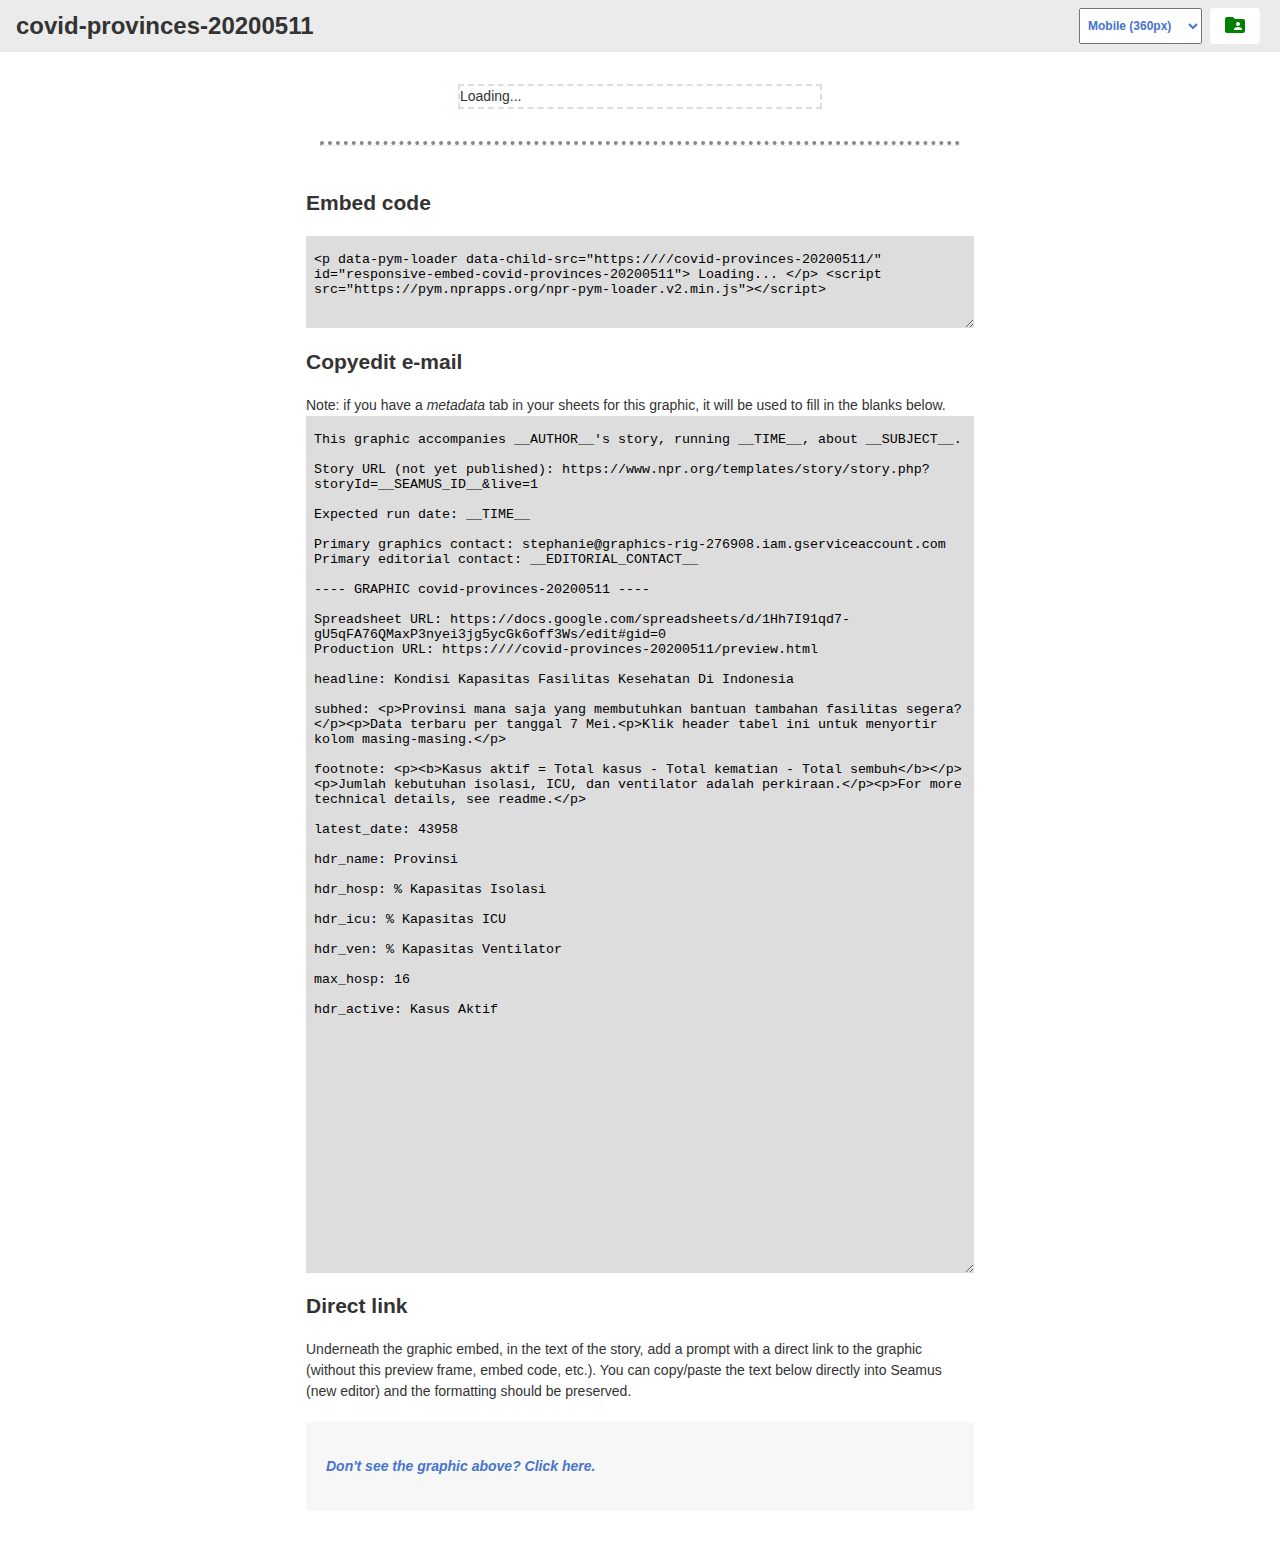
<file: preview.html>
<!DOCTYPE html>
<html>
<head>
  <meta charset="utf-8">
  <meta name="viewport" content="width=device-width">
  <title>covid-provinces-20200511</title>
  <link rel="shortcut icon" href="https://media.npr.org/favicon.ico">
  
  <style>
  :root {
  --off-black: #333;
  --lightest-gray: #ebebeb;
  --light-gray: #ddd;
  --middle-gray: #888;
  --dark-gray: #666;
  --off-white: #f7f7f7;
  --blue: #4774CC;
  --local: green;
  --staging: orange;
  --production: red;
  --error: darkred;
  --dashes: 2px dashed #ddd;
  font-family: sans-serif;
  line-height: 1.5;
}

html, body {
  padding: 0;
  margin: 0;
  font-family: Helvetica, Arial, sans-serif;
  font-size: 14px;
  color: var(--off-black);
}

* {
  box-sizing: border-box;
}

.sr-only {
  clip: rect(0, 0, 0, 0);
  height: 0;
  width: 0;
  position: absolute;
  left: 0;
  top: 0;
  opacity: 0;
}

a, a.visited {
  color: var(--blue);
}

hr {
  margin: 8px auto;
  max-width: 50%;
  border-top: 4px dotted var(--middle-gray);
}

button, .button {
  position: relative;
  padding: 2px 12px;
  border: 1px solid transparent;
  border-radius: 4px;
  cursor: pointer;
  color: var(--blue);
  font-weight: bold;
  transition: all .1s linear;
  background: white;
  text-decoration: none;
  line-height: 1;
  display: flex;
  flex-direction: column;
  justify-content: center;
  font-size: inherit;
}

button:hover, button:focus,
.button:hover, .button:focus {
  outline: none;
  border: 1px solid var(--middle-gray);
}

button[aria-pressed="true"] {
  background: var(--blue);
  color: var(--off-white);
}

.inline-svg {
  fill: currentColor;
}

button .tooltip,
.button .tooltip {
  opacity: 0;
  position: absolute;
  top: calc(100% + 4px);
  right: -4px;
  background: white;
  box-shadow: 2px 2px 4px rgba(0, 0, 0, .1);
  padding: 4px 8px;
  pointer-events: none;
  transition: opacity .1s .5s linear;
  text-align: center;
  color: var(--dark-gray);
}

button:hover .tooltip,
button:focus .tooltip,
.button:hover .tooltip,
.button:focus .tooltip {
  display: block;
  opacity: 1;
}

input {
  border: none;
  border-radius: 3px;
  font-size: inherit;
  font-family: inherit;
  padding: 4px;
}

select {
  padding: 4px;
  font-size: inherit;
  font-family: inherit;
  color: var(--blue);
  font-weight: bold;
}

/* components */

.toolbar {
  background: var(--lightest-gray);
  padding: 8px 16px;
  display: flex;
  justify-content: space-between;
  z-index: 999;
  position: relative;
  flex-wrap: wrap;
}

.toolbar h1 {
  font-size: 24px;
  font-weight: bold;
  margin: 0;
  display: inline;
}

.toolbar .title {
  flex: 1;
}

@media (max-width: 900px) {
  .toolbar {
    justify-content: flex-end;
  }

  .toolbar .title {
    flex: 0 0 100%;
    padding-bottom: 8px;
  }
}

.toolbar button,
.toolbar .button,
.toolbar select {
  margin: 0 4px 0;
  font-size: 12px;
}

.toolbar input {
  display: block;
  font-size: 16px;
  border: 0;
  background: var(--off-white);
  padding: 0 10px;
}

.toolbar .spacer {
  border-left: 1px solid var(--middle-gray);
  margin: 0 8px;
}

@keyframes fade {
  from { opacity: 0 }
  to { opacity: 1 }
}

.toast {
  background: var(--dark-gray);
  color: var(--off-white);
  font-weight: bold;
  font-size: 16px;
  position: fixed;
  bottom: 20px;
  right: 0;
  padding: 16px 32px;
  display: none;
}

.toast.show {
  display: block;
  animation: fade 400ms linear;
}

.toast[data-type="error"] {
  background: var(--error);
}

@keyframes slide-down {
  from { transform: translateY(-100%); }
  to { transform: translateY(0); }
}

.shade {
  text-align: right;
  background: var(--dark-gray);
  color: var(--off-white);
  padding: 16px;
  margin-bottom: 32px;
  box-shadow: 0 16px 8px rgba(0, 0, 0, .2);
  display: none;
  font-size: 16px;
}

.shade.show {
  animation: slide-down 800ms;
  display: block;
}

.shade form {
  display: flex;
  justify-content: flex-end;
  align-items: center;
}

.shade label {
  font-size: 14px;
  font-weight: normal;
  margin-right: 0;
  text-style: italic;
}

.shade label,
.shade input,
.shade select,
.shade button {
  margin: 0 8px;
}

.shade label + input[type="checkbox"] {
  margin-left: 0;
}

/* home page */

.root-list {
  background: var(--off-white);
}

.root-list .graphics-list {
  max-width: 400px;
  margin: 40px auto;
}

.root-list li .contents {
  display: flex;
  justify-content: space-between;
  margin: 2px 0;
  padding: 2px;
  font-size: 18px;
  border-bottom: 1px dashed var(--light-gray);
}

.root-list li.hide {
  display: none;
}

.root-list a {
  text-decoration: none;
}

.root-list .create.shade input[name="createSheet"]:checked + input[name="sheetID"] {
  display: none;
}

/* preview page */

.preview-page a.back {
  font-size: 30px;
  font-weight: bold;
  margin-right: 10px;
  text-decoration: none;
  line-height: 1;
}

.preview-page .edit-sheet.button {
  color: green;
}

.preview-page .prod-link.button {
  color: red;
}

.preview-page .preview {
  margin: 32px auto;
}

.preview-page .preview-select {
  padding: 20px;
}

.preview-page .preview-select select {
  margin: auto;
  display: block;
}


.preview-page .preview-container {
  border: 2px dashed var(--light-gray);
  /* exception so we can add borders with impunity */
  margin: auto;
  box-sizing: content-box;
  width: 100%;
}

.preview-page .preview-container[data-width="sidebar"] { width: 180px }
.preview-page .preview-container[data-width="mobile"] { width: 360px }
.preview-page .preview-container[data-width="desktop"] { width: 730px }
.preview-page .preview-container[data-width="fluid"] { border-width: 2px 0; }

.preview-page .metadata {
  max-width: 700px;
  margin: auto;
  padding: 16px;
}

.preview-page .copy-on-click {
  border: none;
  padding: 16px 8px;
  background: var(--light-gray);
  font-family: monospace;
  display: block;
  width: 100%;
}

.preview-page.deployed .hide-deployed {
  display: none;
}

.preview-page .direct-link {
  background: var(--off-white);
  display: block;
  padding: 20px;
  margin: 20px 0;
}

.preview-page .direct-link a {
  font-style: italic;
  font-weight: bold;
  text-decoration: none;
  font-size: 14px;
}

.preview-page .deploy-graphic {
  color: var(--production);
}
  </style>
  
</head>
<body class="preview-page deployed">
  <header class="toolbar">
    <div class="title">
      <a class="back hide-deployed" aria-label="Back to graphic index" href="/">&laquo;</a>
      <h1>covid-provinces-20200511</h1>
    </div>

    <select class="breakpoint" aria-label="Preview width">
      <option value="sidebar">Sidebar (180px)</option>
      <option value="mobile" selected>Mobile (360px)</option>
      <option value="desktop">Desktop (730px)</option>
      <option value="fluid">Fluid</option>
    </select>

    
    <a target="_blank" class="edit-sheet button" href="https://docs.google.com/spreadsheets/d/1Hh7I91qd7-gU5qFA76QMaxP3nyei3jg5ycGk6off3Ws/edit#gid=0">
      <div aria-hidden="true" class="inline-svg">
        <svg xmlns="http://www.w3.org/2000/svg" width="24" height="24" viewBox="0 0 24 24"><path d="M20 6h-8l-2-2H4c-1.1 0-1.99.9-1.99 2L2 18c0 1.1.9 2 2 2h16c1.1 0 2-.9 2-2V8c0-1.1-.9-2-2-2zm-5 3c1.1 0 2 .9 2 2s-.9 2-2 2-2-.9-2-2 .9-2 2-2zm4 8h-8v-1c0-1.33 2.67-2 4-2s4 .67 4 2v1z"/><path d="M0 0h24v24H0z" fill="none"/></svg>
      </div>
      <span class="tooltip">Sheet</span>
    </a>
    

    <button class="refresh-sheet hide-deployed">
      <div aria-hidden="true" class="inline-svg">
        <svg xmlns="http://www.w3.org/2000/svg" width="24" height="24" viewBox="0 0 24 24"><path d="M12 6v3l4-4-4-4v3c-4.42 0-8 3.58-8 8 0 1.57.46 3.03 1.24 4.26L6.7 14.8c-.45-.83-.7-1.79-.7-2.8 0-3.31 2.69-6 6-6zm6.76 1.74L17.3 9.2c.44.84.7 1.79.7 2.8 0 3.31-2.69 6-6 6v-3l-4 4 4 4v-3c4.42 0 8-3.58 8-8 0-1.57-.46-3.03-1.24-4.26z" /><path d="M0 0h24v24H0z" fill="none"/></svg>
      </div>
      <span class="tooltip">Refresh sheet</span>
    </button>

    <a target="_blank" class="prod-link button hide-deployed"
      href="https:////covid-provinces-20200511/preview.html">
      <div aria-hidden-="true" class="inline-svg">
        <svg xmlns="http://www.w3.org/2000/svg" width="24" height="24" viewBox="0 0 24 24"><path d="M0 0h24v24H0z" fill="none"/><path d="M19 4H5c-1.11 0-2 .9-2 2v12c0 1.1.89 2 2 2h4v-2H5V8h14v10h-4v2h4c1.1 0 2-.9 2-2V6c0-1.1-.89-2-2-2zm-7 6l-4 4h3v6h2v-6h3l-4-4z"/></svg>
      </div>
      <span class="tooltip">View in production</span>
    </a>

    <span class="spacer hide-deployed"></span>

    <button class="show-duplicate hide-deployed" aria-pressed="false">
      <div aria-hidden="true" class="inline-svg">
        <svg xmlns="http://www.w3.org/2000/svg" width="24" height="24" viewBox="0 0 24 24"><path fill="none" d="M0 0h24v24H0V0z"/><path d="M20 6h-8l-2-2H4c-1.11 0-1.99.89-1.99 2L2 18c0 1.11.89 2 2 2h16c1.11 0 2-.89 2-2V8c0-1.11-.89-2-2-2zm-1 8h-3v3h-2v-3h-3v-2h3V9h2v3h3v2z"/></svg>
      </div>
      <span class="tooltip">Duplicate this</span>
    </button>

    <button class="deploy-graphic hide-deployed">
      <div aria-hidden="true" class="inline-svg">
        <svg xmlns="http://www.w3.org/2000/svg" width="24" height="24" viewBox="0 0 24 24"><path d="M0 0h24v24H0z" fill="none"/><path d="M19.35 10.04C18.67 6.59 15.64 4 12 4 9.11 4 6.6 5.64 5.35 8.04 2.34 8.36 0 10.91 0 14c0 3.31 2.69 6 6 6h13c2.76 0 5-2.24 5-5 0-2.64-2.05-4.78-4.65-4.96zM14 13v4h-4v-4H7l5-5 5 5h-3z"/></svg>
      </div>
      <span class="tooltip">Deploy to production</span>
    </button>

  </header>

  <div class="copy shade">
    <form method="POST" action="/graphic/covid-provinces-20200511/duplicate">
      <label for="slug">Duplicate as:</label>
      <input id="slug" name="slug" required>
      <button class="submit">Duplicate</button>
    </form>
  </div>


  <div class="preview">

    

    <div class="preview-container" data-width="mobile">
      <div data-pym-loader data-child-src="./index.html" id="preview">Loading...</div>
    </div>

  </div>

  <hr>

  <section class="metadata">

    <h2>Embed code</h2>
    
    <textarea
      class="embed-code copy-on-click"
      readonly="readonly"
      rows="4"
      cols="80"
      aria-label="Embed code"
    >&lt;p data-pym-loader data-child-src=&quot;https:////covid-provinces-20200511/&quot; id=&quot;responsive-embed-covid-provinces-20200511&quot;&gt; Loading... &lt;/p&gt; &lt;script src=&quot;https://pym.nprapps.org/npr-pym-loader.v2.min.js&quot;&gt;&lt;/script&gt;</textarea>
    

    
    <h2>Copyedit e-mail</h2>

    <p>
      Note: if you have a <var>metadata</var> tab in your sheets for this graphic, it will be used to fill in the blanks below.

    <textarea
      class="copyedit-email copy-on-click"
      readonly="readonly"
      rows="55"
      aria-label="Copyedit e-mail"
    >This graphic accompanies __AUTHOR__'s story, running __TIME__, about __SUBJECT__.

Story URL (not yet published): https://www.npr.org/templates/story/story.php?storyId=__SEAMUS_ID__&live=1

Expected run date: __TIME__

Primary graphics contact: stephanie@graphics-rig-276908.iam.gserviceaccount.com
Primary editorial contact: __EDITORIAL_CONTACT__

---- GRAPHIC covid-provinces-20200511 ----

Spreadsheet URL: https://docs.google.com/spreadsheets/d/1Hh7I91qd7-gU5qFA76QMaxP3nyei3jg5ycGk6off3Ws/edit#gid=0
Production URL: https:////covid-provinces-20200511/preview.html

headline: Kondisi Kapasitas Fasilitas Kesehatan Di Indonesia

subhed: <p>Provinsi mana saja yang membutuhkan bantuan tambahan fasilitas segera?</p><p>Data terbaru per tanggal 7 Mei.<p>Klik header tabel ini untuk menyortir kolom masing-masing.</p>

footnote: <p><b>Kasus aktif = Total kasus - Total kematian - Total sembuh</b></p><p>Jumlah kebutuhan isolasi, ICU, dan ventilator adalah perkiraan.</p><p>For more technical details, see readme.</p>

latest_date: 43958

hdr_name: Provinsi

hdr_hosp: % Kapasitas Isolasi

hdr_icu: % Kapasitas ICU

hdr_ven: % Kapasitas Ventilator

max_hosp: 16

hdr_active: Kasus Aktif

</textarea>
    

    <h2>Direct link</h2>

    Underneath the graphic embed, in the text of the story, add a prompt with a direct link to the graphic (without this preview frame, embed code, etc.). You can copy/paste the text below directly into Seamus (new editor) and the formatting should be preserved.

    <blockquote class="direct-link">
      <p><em><strong> <a
  href="https:////covid-provinces-20200511?mode=childlink&utm_source=nprnews&utm_medium=app&utm_campaign=storyredirect">
  Don't see the graphic above? Click here.
</a></em></strong></p>
    </blockquote>

  </section>

  
  <script>
// this is here so that it still works on deployed pages
var preview = document.querySelector(".preview-container");
var embed = document.querySelector("#preview");
var previewSelect = document.querySelector("#preview-select");
var breakSelect = document.querySelector("select.breakpoint");

breakSelect.addEventListener("change", function() {
  var breakpoint = this.value;
  preview.setAttribute("data-width", breakpoint);
  window.location.hash = breakpoint;
});

if (window.location.hash) {
  var w = window.location.hash.replace(/#/, "")
  preview.setAttribute("data-width", w);
  breakSelect.value = w;
}

if (previewSelect) {
  var here = new URL(window.location);
  var { search, searchParams } = here;
  var child = searchParams.get("preview") || "index.html";
  var childURL = `./${child}${search}`;
  embed.dataset.childSrc = childURL;
  previewSelect.value = child;

  previewSelect.addEventListener("change", function() {
    var child = previewSelect.value;
    var there = new URL(window.location);
    there.searchParams.set("preview", child);
    window.location.search = there.search;
  });
}
  </script>
  <script src="https://pym.nprapps.org/npr-pym-loader.v2.min.js"></script>
</body>
</html>
</file>
<file: graphic.css>
* {
  box-sizing: border-box;
  -webkit-tap-highlight-color: transparent;
}
html {
  -webkit-text-size-adjust: none;
}
body {
  margin: 0;
  padding: 33px 0;
  font: 14px/1.4 Helvetica, Arial, sans-serif;
  color: #555;
  touch-action: manipulation;
}
img,
svg {
  max-width: 100%;
}
h1 {
  margin: 0 0 33px 0;
  font-size: 20px;
  color: #000;
  font-family: 'Gotham SSm', Helvetica, Arial, sans-serif;
  font-weight: normal;
  line-height: 1.3;
  font-weight: 400;
  -webkit-font-smoothing: antialiased;
}
h2 {
  font-weight: normal;
  color: #444;
  font-size: 12px;
  margin: -22px 0 22px 0;
  line-height: 1.6;
}
h3 {
  margin: 0 0 15px 0;
  font-family: 'Knockout 31 4r';
  font-weight: normal;
  text-transform: uppercase;
  padding-top: 0;
  line-height: 1.2;
  letter-spacing: 0.05em;
  -webkit-font-smoothing: antialiased;
  font-size: 12px;
  color: #333;
}
.nowrap {
  white-space: nowrap;
}
.footnotes {
  margin-bottom: 20px;
}
.footnotes h4 {
  margin: 2px 0 7px 0;
  color: #000;
  font-size: 11px;
}
.footnotes p,
.footer p {
  margin: 2px 0 0 0;
  font-size: 11px;
  line-height: 1.7;
  color: #999;
}
.footer p {
  font-style: italic;
}
.footer p em {
  font-style: normal;
}
.footnotes p strong {
  color: #666;
}
a,
a:link,
a:visited {
  color: #4774CC;
  text-decoration: none;
}
a:hover,
a:active {
  color: #bccae5;
}
.graphic-wrapper {
  position: relative;
}
.graphic {
  position: relative;
  margin-bottom: 11px;
}
.graphic::after {
  content: "";
  display: block;
  height: 0;
  clear: both;
}
.graphic img {
  max-width: 100%;
  height: auto;
}
.key {
  margin: -11px 0 33px 0;
  padding: 0;
  list-style-type: none;
}
.key .key-item {
  display: inline-block;
  margin: 0 18px 0 0;
  padding: 0;
  line-height: 15px;
}
.key .key-item b {
  display: inline-block;
  width: 15px;
  height: 15px;
  margin-right: 6px;
  float: left;
}
.key .key-item label {
  white-space: nowrap;
  font-size: 12px;
  color: #000;
  font-weight: normal;
  -webkit-font-smoothing: antialiased;
}
svg {
  overflow: hidden;
}
.axis {
  font-size: 11px;
  -webkit-font-smoothing: antialiased;
  fill: #999;
}
.axis path,
.axis line {
  fill: none;
  stroke: #ccc;
  shape-rendering: crispEdges;
}
.axis.y path {
  display: none;
}
.axis.y .tick line {
  display: none;
}
.grid path {
  display: none;
}
.grid .tick {
  stroke: #eee;
  color: #eee;
  stroke-width: 1px;
  shape-rendering: crispEdges;
}
.grid.y g:first-child line {
  display: none;
}
.zero-line {
  stroke: #666;
  stroke-width: 1px;
  shape-rendering: crispEdges;
}
line,
rect {
  shape-rendering: crispEdges;
}
.bars rect {
  fill: #17807E;
}
.labels {
  position: absolute;
  margin: 0;
  padding: 0;
  list-style-type: none;
  border: none;
}
.labels li {
  position: absolute;
  text-align: right;
  font-size: 12px;
  line-height: 1.3;
  color: #000;
  display: table;
  -webkit-font-smoothing: antialiased;
}
.labels li span {
  display: table-cell;
  vertical-align: middle;
}
.value text {
  font-size: 10px;
  -webkit-font-smoothing: antialiased;
}
.value text.in {
  fill: #fff;
}
.value text.out {
  fill: #999;
}
body.hp {
  padding-top: 0;
  padding-bottom: 10px;
}
body.childlink {
  margin-left: auto;
  margin-right: auto;
  max-width: 800px;
}
img:not([alt]) {
  outline: 3px solid red;
}
[role="img"] img:not([alt]) {
  outline: none;
}
.sr-only {
  opacity: 0;
  position: absolute;
  left: -1000px;
  clip: inset(0, 0, 0, 0);
  width: 1px;
  height: 1px;
}
.graphic {
  --bar-height: 25px;
  --padding-top: 5px;
  --padding-sides: 5px;
  --highlight-color: #eee;
  --cases-color: #F1C696;
  --cases-color: #ccc;
  --testing-color: #A8D5EF;
  --testing-gap-color-1: #fff;
  --testing-gap-color-2: #f7dfc5;
  --testing-marker-color: #3D7FA6;
  --positive-color: #F7E39B;
  --positive-gap-color-1: #EFC637;
  --positive-gap-color-2: #FBF1CD;
  --positive-marker-color: #B39429;
  max-width: 1200px;
  margin-left: auto;
  margin-right: auto;
  /*
   * STATE SPOTLIGHT
   */
  /*
   * KEY
   */
}
@media screen and (min-width: 501px) {
  .graphic {
    --padding-sides: 7px;
  }
}
.graphic h1,
.graphic #table-graphic header {
  margin-left: auto;
  margin-right: auto;
  max-width: 650px;
  text-align: center;
}
.graphic h2,
.graphic .footer,
.graphic .footnotes {
  margin-left: auto;
  margin-right: auto;
  max-width: 650px;
}
.graphic h2 strong {
  color: #000;
}
.graphic #state-spotlight {
  margin-left: auto;
  margin-right: auto;
  max-width: 650px;
  text-align: center;
  margin: 22px auto 33px auto;
  background-color: #f1f1f1;
  padding: 11px 15px 15px 15px;
  color: #454545;
}
.graphic #state-spotlight h2 {
  font-family: Helvetica, Arial, sans-serif;
  font-weight: normal;
  font-weight: 400;
  text-align: center;
  margin: 0 0 6px 0;
  font-size: 15px;
  color: #454545;
}
.graphic #state-spotlight h2 strong {
  color: #333;
}
.graphic #state-spotlight p {
  font-size: 13px;
  line-height: 1.6;
  margin: 0;
  text-align: left;
}
.graphic #state-spotlight p + p {
  margin-top: 11px;
}
.graphic #state-spotlight p strong {
  font-weight: bold;
  color: #454545;
}
.graphic #state-spotlight p .positive,
.graphic #state-spotlight p .testing {
  padding: 2px 6px;
  border-radius: 4px;
  color: #333;
}
.graphic #state-spotlight p .positive {
  background-color: var(--positive-color);
}
.graphic #state-spotlight p .testing {
  background-color: var(--testing-color);
}
.graphic #state-spotlight table {
  margin-top: 22px;
}
.graphic #state-spotlight table th,
.graphic #state-spotlight table td {
  border-color: #ddd;
  border-left: none;
  color: #454545;
  height: auto;
}
.graphic #state-spotlight table th.amt,
.graphic #state-spotlight table td.amt {
  text-align: right;
  width: 30%;
}
.graphic #state-spotlight table th,
.graphic #state-spotlight table .deaths td,
.graphic #state-spotlight table .testing-target td {
  border-width: 3px;
  border-color: #ccc;
}
.graphic #state-spotlight table td {
  text-align: left;
  padding-top: 11px;
  padding-bottom: 11px;
}
.graphic #state-spotlight table em {
  color: #787878;
}
.graphic #state-spotlight .state-desc {
  display: none;
}
.graphic #state-spotlight .state-desc.active {
  display: block;
}
.graphic #state-spotlight .state-select {
  text-align: center;
  padding-bottom: 11px;
  border-bottom: 1px solid #ddd;
  margin-bottom: 22px;
}
.graphic #state-spotlight .state-select label {
  font-family: 'Helvetica Neue', 'Helvetica', 'Arial', sans-serif;
  font-weight: normal;
  text-transform: uppercase;
  letter-spacing: 0.05em;
  -webkit-font-smoothing: antialiased;
  font-size: 12px;
}
.graphic .key-wrapper {
  display: flex;
  flex-wrap: wrap;
  margin-left: auto;
  margin-right: auto;
  max-width: 650px;
  text-align: center;
}
.graphic .key {
  margin-top: 0;
  margin-bottom: 22px;
  padding-bottom: 10px;
  padding-top: 5px;
  width: 50%;
  background-color: #f5f5f5;
  margin-left: auto;
  margin-right: auto;
  max-width: 650px;
  text-align: center;
}
.graphic .key + .key {
  border-left: 1px solid #ccc;
}
.graphic .key .key-item label {
  display: block;
  white-space: normal;
  margin-left: 21px;
}
.graphic .key .test-bar b {
  background: var(--testing-color);
}
.graphic .key .test-bar-gap b {
  background: repeating-linear-gradient(-45deg, var(--testing-gap-color-1), var(--testing-gap-color-1) 2px, var(--testing-gap-color-2) 2px, var(--testing-gap-color-2) 4px);
}
.graphic .key .test-marker b {
  background: var(--testing-marker-color);
  margin-left: 7px;
  width: 2px;
}
.graphic .key .bare b {
  background: var(--positive-color);
}
.graphic .key .striped b {
  background: repeating-linear-gradient(-45deg, var(--positive-gap-color-1), var(--positive-gap-color-1) 2px, var(--positive-gap-color-2) 2px, var(--positive-gap-color-2) 4px);
}
.graphic .key .positive-bar b {
  background: var(--positive-color);
}
.graphic .key .positive-bar-gap b {
  background: repeating-linear-gradient(-45deg, var(--positive-gap-color-1), var(--positive-gap-color-1) 2px, var(--positive-gap-color-2) 2px, var(--positive-gap-color-2) 4px);
}
.graphic .key .positive-marker b {
  background: var(--positive-marker-color);
  margin-left: 7px;
  width: 2px;
}
.graphic .key .bare b {
  background: var(--positive-color);
}
.graphic .key .striped b {
  background: repeating-linear-gradient(-45deg, var(--positive-gap-color-1), var(--positive-gap-color-1) 2px, var(--positive-gap-color-2) 2px, var(--positive-gap-color-2) 4px);
}
.graphic #table-graphic header h2 {
  font-family: Helvetica, Arial, sans-serif;
  font-weight: normal;
  font-weight: 400;
  text-align: center;
  margin: 0 0 3px 0;
  font-size: 16px;
  color: #000;
}
.graphic #table-graphic header p {
  font-size: 12px;
  color: #777;
  line-height: 1.6;
  margin: 0 0 22px 0;
}
.graphic table + table {
  margin-top: 33px;
}
.graphic table {
  border-collapse: collapse;
  padding: 0;
  width: 100%;
  font-size: 12px;
  color: #666;
}
.graphic table caption {
  font-family: Helvetica, Arial, sans-serif;
  font-weight: normal;
  font-weight: 400;
  text-align: left;
  margin: 0 0 11px 0;
  font-size: 15px;
}
.graphic table tr.active {
  background-color: var(--highlight-color);
  color: #333;
  font-weight: bold;
}
.graphic table th,
.graphic table td {
  padding: var(--padding-top) var(--padding-sides);
}
.graphic table th.amt,
.graphic table td.amt {
  border-left: 1px solid #eee;
}
.graphic table th.state,
.graphic table td.state {
  width: 15%;
}
@media screen and (min-width: 501px) {
  .graphic table th.state,
  .graphic table td.state {
    width: 14%;
  }
}
.graphic table th {
  font-family: 'Helvetica Neue', 'Helvetica', 'Arial', sans-serif;
  font-weight: normal;
  text-transform: uppercase;
  letter-spacing: 0.05em;
  -webkit-font-smoothing: antialiased;
  line-height: 1.2;
  text-align: left;
  vertical-align: bottom;
  border-bottom: 2px solid #eee;
  padding-top: 0;
}
.graphic table th .more {
  font-family: 'Helvetica Neue', 'Helvetica', 'Arial', sans-serif;
  color: #787878;
  display: block;
  font-style: italic;
  letter-spacing: 0;
  margin-top: 3px;
  text-transform: none;
}
.graphic table .group-header th {
  border-right: 1px solid #fff;
  border-bottom: none;
  text-align: center;
  padding-top: 6px;
  padding-bottom: 6px;
  border-bottom: 5px solid #fff;
  background-color: #eee;
  vertical-align: middle;
}
.graphic table td {
  vertical-align: top;
  border-bottom: 1px solid #eee;
  height: 37px;
}
.graphic table td.amt {
  text-align: right;
  color: #454545;
  position: relative;
}
.graphic table td.state {
  font-weight: bold;
  vertical-align: middle;
}
.graphic table thead th {
  cursor: pointer;
}
.graphic table thead th::-moz-selection,
.graphic table thead th::selection {
  background: transparent;
}
.graphic table thead th .sorter {
  border-top: 2px solid #404040;
  visibility: hidden;
}
.graphic table thead th .sorter .icon {
  content: '';
  width: 1px;
  margin: 3px auto 7px auto;
  border-width: 4px 4px 0;
  border-style: solid;
  border-color: #404040 transparent;
}
.graphic table thead th:hover .sorter {
  visibility: visible;
}
.graphic table thead th[aria-sort="descending"] .sorter,
.graphic table thead th[aria-sort="ascending"] .sorter,
.graphic table thead th[aria-sort="ascending"]:hover .sorter {
  visibility: visible;
  opacity: 0.4;
}
.graphic table thead th[aria-sort="ascending"] .sorter .icon {
  border-width: 0 4px 4px;
}
.graphic .desktop {
  display: none;
}
@media screen and (min-width: 501px) {
  .graphic .desktop {
    display: inline;
  }
}
.graphic .mobile {
  display: inline;
}
@media screen and (min-width: 501px) {
  .graphic .mobile {
    display: none;
  }
}
.graphic .bar-wrapper {
  position: absolute;
  width: calc(100% - calc(var(--padding-sides) * 2));
  height: calc(var(--bar-height) + 2px);
  border: 1px solid transparent;
  background-color: #eee;
}
.graphic .active .bar-wrapper {
  border-color: #ddd;
}
.graphic .bar {
  display: block;
  top: 0;
  left: 0;
  position: absolute;
  width: 0%;
  background-color: #eee;
  height: var(--bar-height);
}
.graphic .cases .bar {
  background-color: var(--cases-color);
}
.graphic .deaths .bar {
  background-color: var(--cases-color);
}
.graphic .tests .bar {
  background-color: var(--testing-color);
}
.graphic .tests .bar.gap {
  background: repeating-linear-gradient(-45deg, var(--testing-gap-color-1), var(--testing-gap-color-1) 2px, var(--testing-gap-color-2) 2px, var(--testing-gap-color-2) 4px);
}
.graphic .isolasi .bar {
  background-color: var(--positive-color);
}
.graphic .isolasi .bar.gap {
  background: repeating-linear-gradient(-45deg, var(--positive-gap-color-1), var(--positive-gap-color-1) 2px, var(--positive-gap-color-2) 2px, var(--positive-gap-color-2) 4px);
}
.graphic .icu .bar {
  background-color: #ABF0E9;
}
.graphic .icu .bar.gap {
  background: repeating-linear-gradient(-45deg, #63B7AF, #63B7AF 2px, #ABF0E9 2px, #ABF0E9 4px);
}
.graphic .ven .bar {
  background-color: #da8c9a;
}
.graphic .ven .bar.gap {
  background: repeating-linear-gradient(-45deg, #a04f64, #a04f64 2px, #da8c9a 2px, #da8c9a 4px);
}
.graphic .marker {
  display: block;
  position: absolute;
  top: 0;
  width: 2px;
  background-color: var(--marker-color);
  height: var(--bar-height);
}
.graphic .icu .marker {
  background-color: #888;
}
.graphic .isolasi .marker {
  background-color: var(--positive-marker-color);
}
.graphic .ven .marker {
  background-color: #999;
}
.graphic .value {
  display: block;
  position: absolute;
  top: calc(var(--padding-top) + 6px);
  font-size: 11px;
  padding-left: 10px;
}
.graphic .value.shadow {
  color: #fff;
  text-shadow: 1px 1px 1px #fff, 1px 1px 2px #fff, 1px 1px 3px #eee;
}
.isolasi,
.ven,
.icu {
  width: 27%;
}
.provinsi {
  vertical-align: middle;
  font-weight: bold;
}
h1,
h2,
.footer {
  margin-left: auto;
  margin-right: auto;
  max-width: 650px;
  text-align: center;
}
.kasus {
  width: 5%;
}
.footnotes {
  text-align: center;
}
</file>
